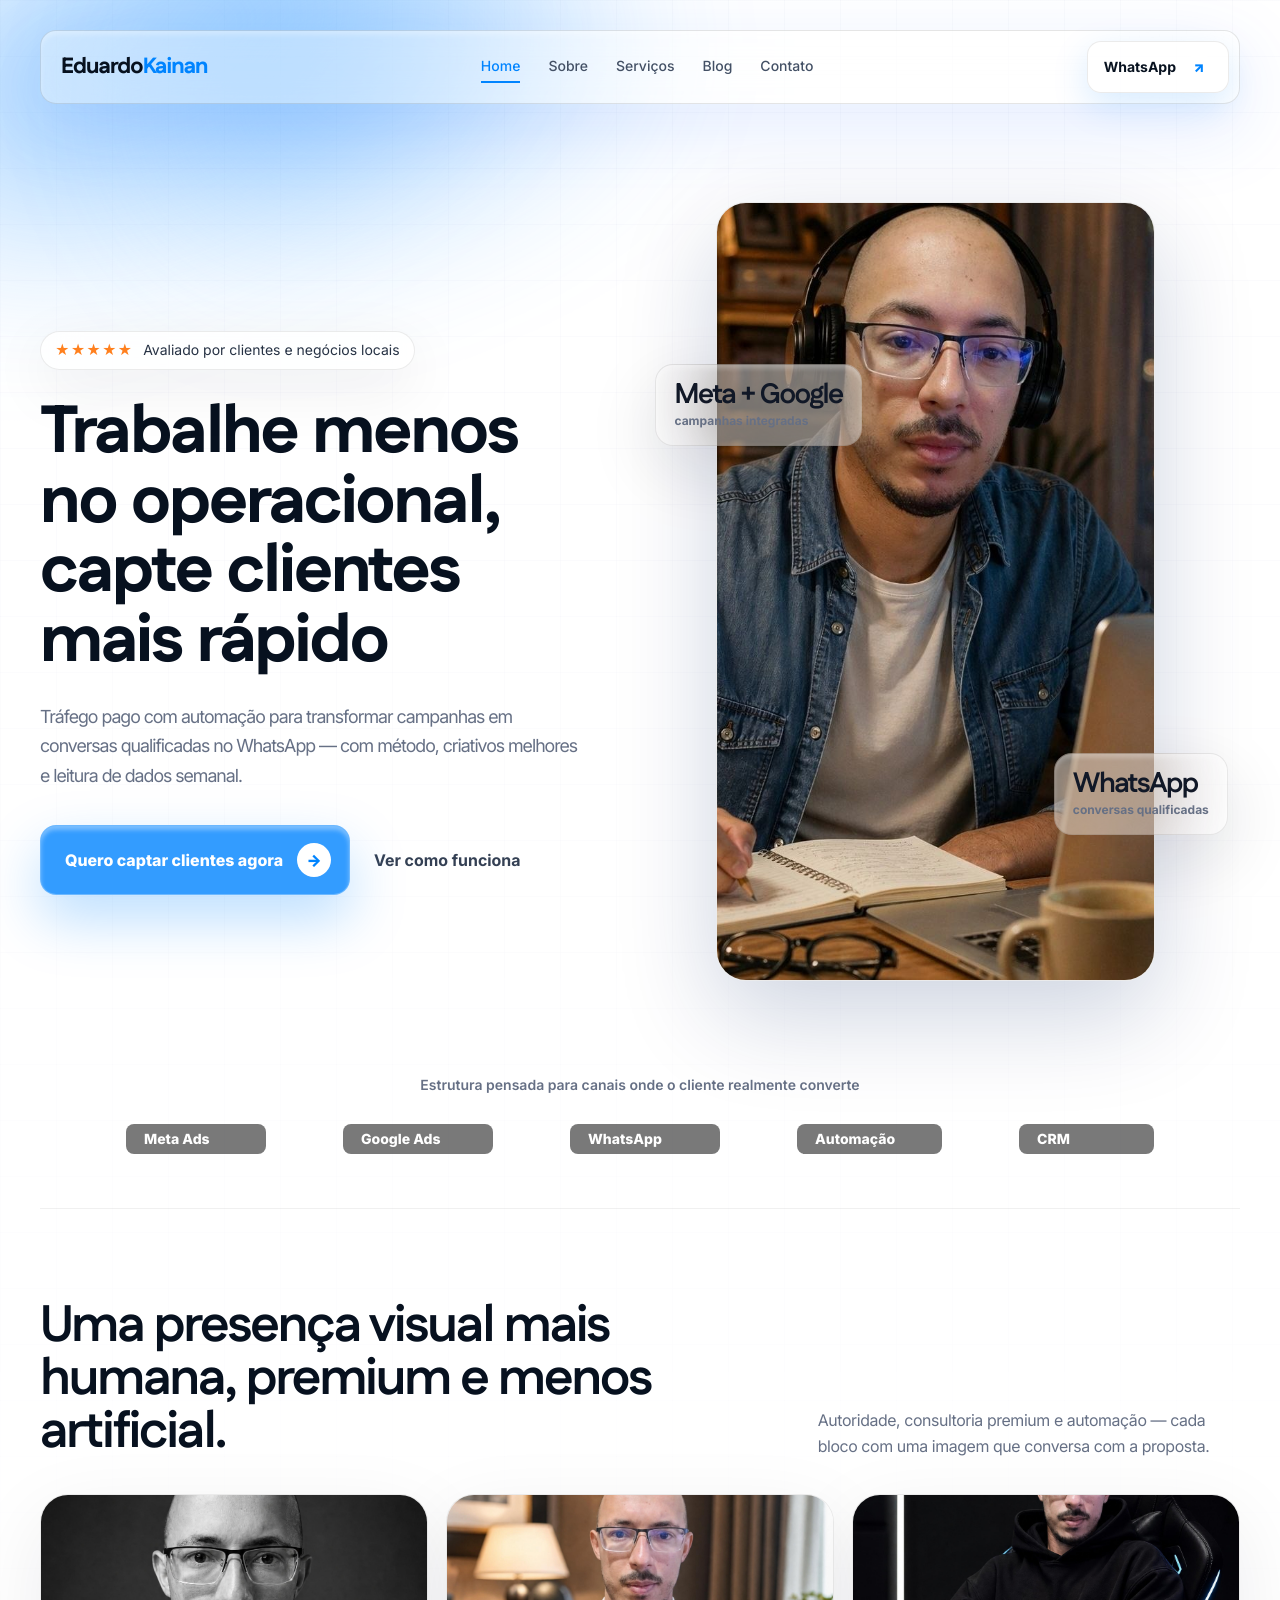
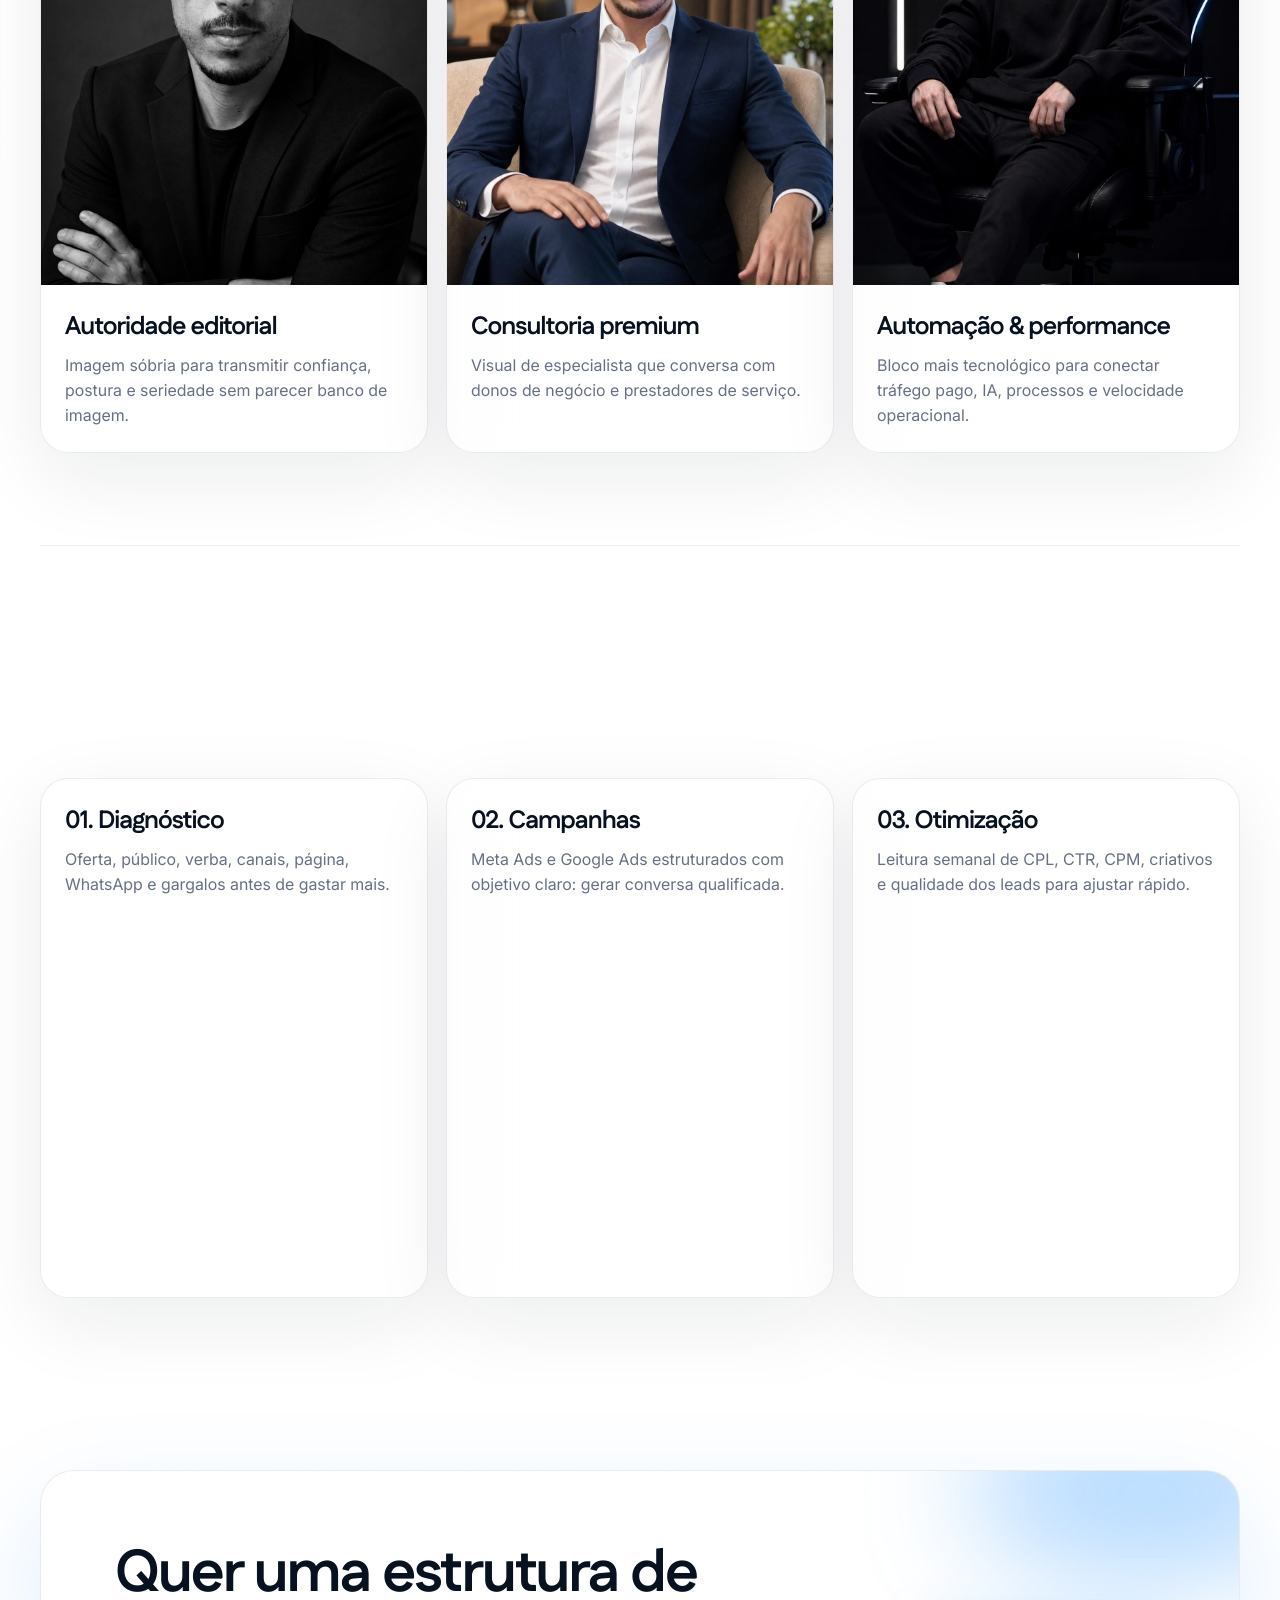
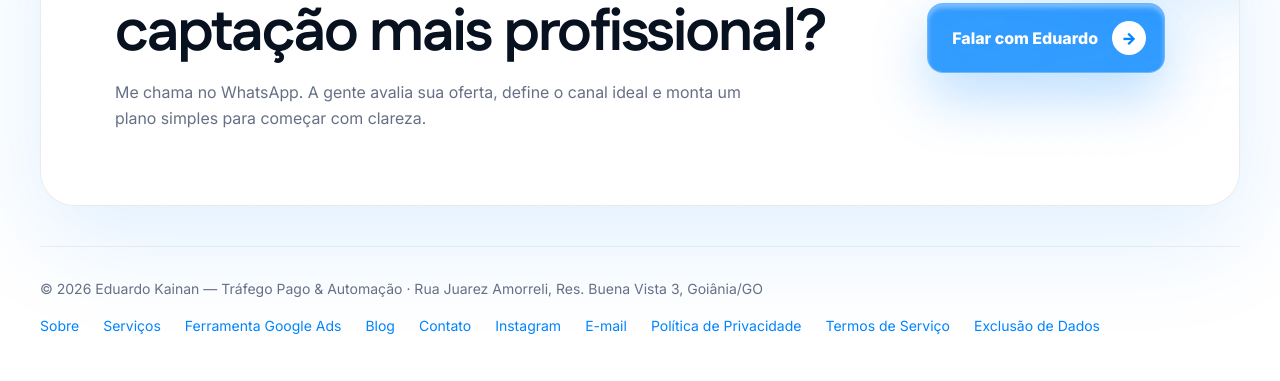
<file: index.html>
<!DOCTYPE html>
<html lang="pt-BR">
<head>
  <meta charset="UTF-8" />
  <meta name="viewport" content="width=device-width, initial-scale=1.0" />
  <title>Eduardo Kainan | Tráfego Pago com Automação</title>
  <meta name="description" content="Tráfego pago com automação para advogados e prestadores de serviço. Campanhas Meta Ads e Google Ads com foco em lead qualificado no WhatsApp." />
  <link rel="preconnect" href="https://fonts.googleapis.com">
  <link rel="preconnect" href="https://fonts.gstatic.com" crossorigin>
  <link href="https://fonts.googleapis.com/css2?family=Fustat:wght@700;800&family=Inter:wght@400;500;600;700;800&display=swap" rel="stylesheet">
  <link rel="stylesheet" href="css/style.css">
</head>
<body>
  <main class="page">
    <div class="glow-wrap" aria-hidden="true">
      <div class="glow one"></div>
      <div class="glow two"></div>
      <div class="soft-grid"></div>
    </div>

    <div class="navbar-shell">
      <nav class="navbar" aria-label="Menu principal">
        <a href="/" class="brand">Eduardo<span>Kainan</span></a>
        <div class="nav-links">
          <a href="/">Home</a>
          <a href="sobre">Sobre</a>
          <a href="servicos">Serviços</a>
          <a href="blog.html">Blog</a>
          <a href="contato">Contato</a>
        </div>
        <a class="signup" href="https://wa.me/5562985328488">WhatsApp <span class="arrow">↗</span></a>
      </nav>
    </div>

    <section id="home" class="container hero">
      <div class="hero-left reveal">
        <div class="proof-badge"><span class="stars">★★★★★</span> Avaliado por clientes e negócios locais</div>
        <h1>Trabalhe menos no operacional, capte clientes mais rápido</h1>
        <p class="hero-subtitle">Tráfego pago com automação para transformar campanhas em conversas qualificadas no WhatsApp — com método, criativos melhores e leitura de dados semanal.</p>
        <div class="hero-actions">
          <a class="primary-cta" href="https://wa.me/5562985328488">Quero captar clientes agora <span class="arrow">→</span></a>
          <a class="ghost-link" href="servicos">Ver como funciona</a>
        </div>
      </div>

      <div class="hero-right reveal">
        <video class="orb-video" src="https://future.co/images/homepage/glassy-orb/orb-purple.webm" autoplay loop muted playsinline></video>
        <div class="metric-pill metric-a"><strong>Meta + Google</strong><span>campanhas integradas</span></div>
        <div class="metric-pill metric-b"><strong>WhatsApp</strong><span>conversas qualificadas</span></div>
        <figure class="portrait-card">
          <img src="assets/hero-foto-original-homeoffice.jpg" alt="Eduardo Kainan em ambiente de trabalho home office">
        </figure>
      </div>
    </section>

    <section class="container logos" aria-label="Plataformas">
      <p>Estrutura pensada para canais onde o cliente realmente converte</p>
      <div class="logo-row">
        <svg viewBox="0 0 140 30" fill="none"><rect width="140" height="30" rx="8" fill="#111"/><text x="18" y="20" fill="#fff" font-family="Inter" font-weight="800" font-size="14">Meta Ads</text></svg>
        <svg viewBox="0 0 150 30" fill="none"><rect width="150" height="30" rx="8" fill="#111"/><text x="18" y="20" fill="#fff" font-family="Inter" font-weight="800" font-size="14">Google Ads</text></svg>
        <svg viewBox="0 0 150 30" fill="none"><rect width="150" height="30" rx="8" fill="#111"/><text x="18" y="20" fill="#fff" font-family="Inter" font-weight="800" font-size="14">WhatsApp</text></svg>
        <svg viewBox="0 0 145 30" fill="none"><rect width="145" height="30" rx="8" fill="#111"/><text x="18" y="20" fill="#fff" font-family="Inter" font-weight="800" font-size="14">Automação</text></svg>
        <svg viewBox="0 0 135 30" fill="none"><rect width="135" height="30" rx="8" fill="#111"/><text x="18" y="20" fill="#fff" font-family="Inter" font-weight="800" font-size="14">CRM</text></svg>
      </div>
    </section>

    <section id="features" class="container section">
      <div class="section-head reveal">
        <h2>Uma presença visual mais humana, premium e menos artificial.</h2>
        <p>Autoridade, consultoria premium e automação — cada bloco com uma imagem que conversa com a proposta.</p>
      </div>

      <div class="cards">
        <article class="glass-card reveal">
          <img src="assets/editorial-bw-rembrandt.jpg" alt="Retrato editorial preto e branco">
          <div class="card-body">
            <h3>Autoridade editorial</h3>
            <p>Imagem sóbria para transmitir confiança, postura e seriedade sem parecer banco de imagem.</p>
          </div>
        </article>

        <article class="glass-card reveal">
          <img src="assets/corporate-armchair-editorial.jpg" alt="Retrato corporativo em poltrona">
          <div class="card-body">
            <h3>Consultoria premium</h3>
            <p>Visual de especialista que conversa com donos de negócio e prestadores de serviço.</p>
          </div>
        </article>

        <article class="glass-card reveal">
          <img src="assets/futurista-gamer-editorial.jpg" alt="Retrato futurista em ambiente tech">
          <div class="card-body">
            <h3>Automação & performance</h3>
            <p>Bloco mais tecnológico para conectar tráfego pago, IA, processos e velocidade operacional.</p>
          </div>
        </article>
      </div>
    </section>

    <section class="container section">
      <div class="section-head reveal">
        <h2>Do anúncio até a conversa no WhatsApp.</h2>
        <p>O foco não é só clique bonito. É campanha com intenção, criativo com mensagem certa e acompanhamento para cortar desperdício.</p>
      </div>

      <div class="cards">
        <article class="glass-card reveal">
          <div class="card-body">
            <h3>01. Diagnóstico</h3>
            <p>Oferta, público, verba, canais, página, WhatsApp e gargalos antes de gastar mais.</p>
          </div>
        </article>
        <article class="glass-card reveal">
          <div class="card-body">
            <h3>02. Campanhas</h3>
            <p>Meta Ads e Google Ads estruturados com objetivo claro: gerar conversa qualificada.</p>
          </div>
        </article>
        <article class="glass-card reveal">
          <div class="card-body">
            <h3>03. Otimização</h3>
            <p>Leitura semanal de CPL, CTR, CPM, criativos e qualidade dos leads para ajustar rápido.</p>
          </div>
        </article>
      </div>
    </section>

    <section class="container">
      <div class="cta-panel reveal">
        <div>
          <h2>Quer uma estrutura de captação mais profissional?</h2>
          <p>Me chama no WhatsApp. A gente avalia sua oferta, define o canal ideal e monta um plano simples para começar com clareza.</p>
        </div>
        <a class="primary-cta" href="https://wa.me/5562985328488">Falar com Eduardo <span class="arrow">→</span></a>
      </div>
    </section>

    <footer class="container">
      <span>&copy; 2026 Eduardo Kainan — Tráfego Pago & Automação · Rua Juarez Amorreli, Res. Buena Vista 3, Goiânia/GO</span>
      <div class="footer-links">
        <a href="sobre">Sobre</a>
        <a href="servicos">Serviços</a>
        <a href="google-ads-api">Ferramenta Google Ads</a>
        <a href="blog.html">Blog</a>
        <a href="contato">Contato</a>
        <a href="https://www.instagram.com/eduardu.ads/" target="_blank" rel="noopener">Instagram</a>
        <a href="mailto:gestor@edukainan.com">E-mail</a>
        <a href="politica-privacidade">Política de Privacidade</a>
        <a href="termos-servico">Termos de Serviço</a>
        <a href="exclusao-dados">Exclusão de Dados</a>
      </div>
    </footer>
  </main>

  <script src="js/nav.js"></script>
</body>
</html>
</file>
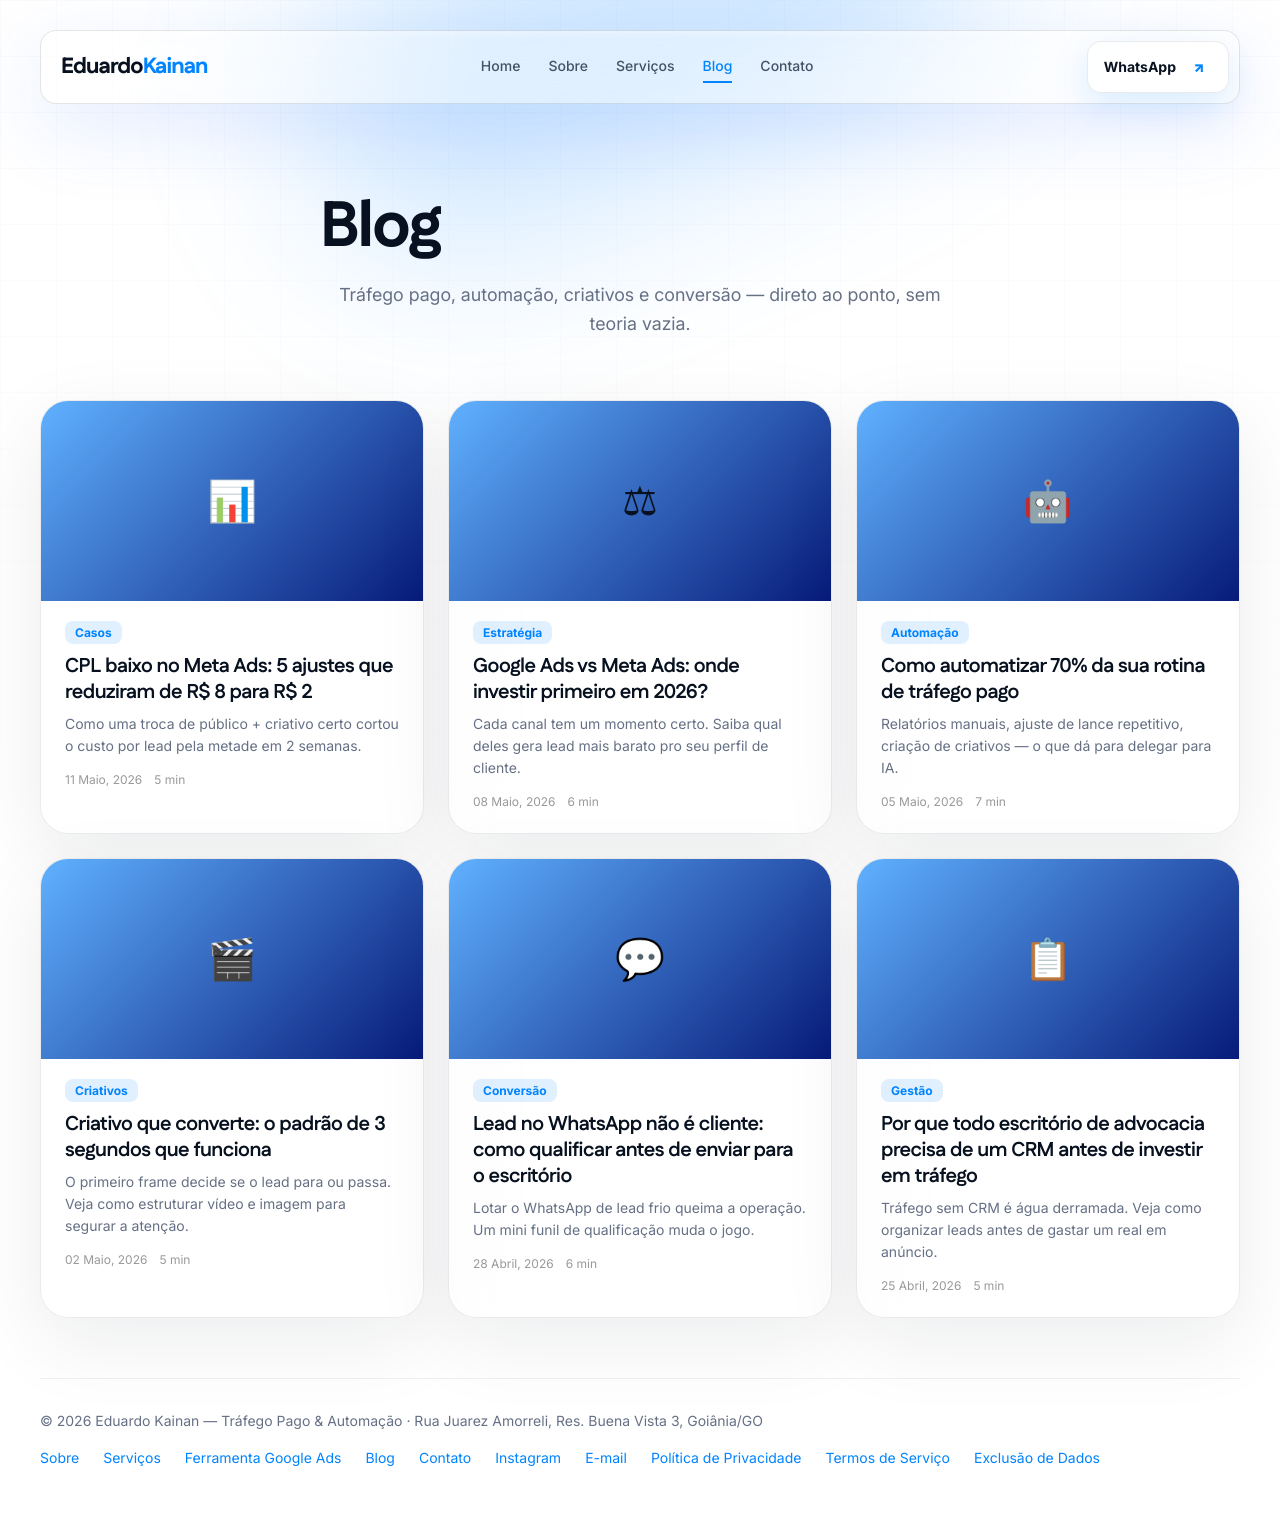
<file: blog.html>
<!DOCTYPE html>
<html lang="pt-BR">
<head>
  <meta charset="UTF-8" />
  <meta name="viewport" content="width=device-width, initial-scale=1.0" />
  <title>Blog | Eduardo Kainan</title>
  <meta name="description" content="Artigos sobre tráfego pago, automação, Meta Ads, Google Ads e captação de clientes para advogados e prestadores de serviço." />
  <link rel="preconnect" href="https://fonts.googleapis.com">
  <link rel="preconnect" href="https://fonts.gstatic.com" crossorigin>
  <link href="https://fonts.googleapis.com/css2?family=Fustat:wght@700;800&family=Inter:wght@400;500;600;700;800&display=swap" rel="stylesheet">
  <link rel="stylesheet" href="css/style.css">
</head>
<body>
  <main class="page">
    <div class="glow-wrap" aria-hidden="true">
      <div class="glow blog"></div>
      <div class="soft-grid"></div>
    </div>

    <div class="navbar-shell">
      <nav class="navbar" aria-label="Menu principal">
        <a href="/" class="brand">Eduardo<span>Kainan</span></a>
        <div class="nav-links">
          <a href="/">Home</a>
          <a href="sobre">Sobre</a>
          <a href="servicos">Serviços</a>
          <a href="blog.html">Blog</a>
          <a href="contato">Contato</a>
        </div>
        <a class="signup" href="https://wa.me/5562985328488">WhatsApp <span class="arrow">↗</span></a>
      </nav>
    </div>

    <div class="page-header">
      <h1 class="reveal">Blog</h1>
      <p class="reveal">Tráfego pago, automação, criativos e conversão — direto ao ponto, sem teoria vazia.</p>
    </div>

    <div class="container" id="blog-container">
      <div class="blog-grid" id="blog-grid"></div>
    </div>

    <div class="container" id="post-container" style="display: none;">
      <article class="blog-post" id="post-content"></article>
      <div style="text-align: center; padding-bottom: 60px;">
        <a class="ghost-link" href="blog.html" style="font-size: 15px;">← Voltar para o blog</a>
      </div>
    </div>

    <footer class="container">
      <span>&copy; 2026 Eduardo Kainan — Tráfego Pago & Automação · Rua Juarez Amorreli, Res. Buena Vista 3, Goiânia/GO</span>
      <div class="footer-links">
        <a href="sobre">Sobre</a>
        <a href="servicos">Serviços</a>
        <a href="google-ads-api">Ferramenta Google Ads</a>
        <a href="blog.html">Blog</a>
        <a href="contato">Contato</a>
        <a href="https://www.instagram.com/eduardu.ads/" target="_blank" rel="noopener">Instagram</a>
        <a href="mailto:gestor@edukainan.com">E-mail</a>
        <a href="politica-privacidade">Política de Privacidade</a>
        <a href="termos-servico">Termos de Serviço</a>
        <a href="exclusao-dados">Exclusão de Dados</a>
      </div>
    </footer>
  </main>

  <script src="js/blog-data.js"></script>
  <script src="js/nav.js"></script>
  <script>
    (function() {
      const grid = document.getElementById('blog-grid');
      const postContainer = document.getElementById('post-container');
      const postContent = document.getElementById('post-content');
      const params = new URLSearchParams(window.location.search);
      const slug = params.get('post');

      if (slug) {
        const post = BLOG_POSTS.find(p => p.slug === slug);
        if (post) {
          grid.style.display = 'none';
          postContainer.style.display = 'block';
          document.title = post.title + ' | Eduardo Kainan';
          postContent.innerHTML = `
            <div class="post-header reveal">
              <span class="tag">${post.category}</span>
              <h1>${post.title}</h1>
              <div class="meta">${post.date} · ${post.readTime} de leitura</div>
            </div>
            <div class="post-content reveal">${post.content}</div>
          `;

          // Add CTA at end of post
          const cta = document.createElement('div');
          cta.className = 'cta-panel reveal';
          cta.style.cssText = 'margin: 50px 0;';
          cta.innerHTML = `
            <div>
              <h2>Gostou do conteúdo?</h2>
              <p>Me chama no WhatsApp pra gente conversar sobre sua estratégia de tráfego pago.</p>
            </div>
            <a class="primary-cta" href="https://wa.me/5562985328488">Falar com Eduardo <span class="arrow">→</span></a>
          `;
          postContent.appendChild(cta);

          // Re-run reveals
          setTimeout(() => {
            document.querySelectorAll('.reveal').forEach(el => el.classList.add('show'));
          }, 100);
          return;
        }
      }

      // Show blog grid
      if (BLOG_POSTS.length === 0) {
        grid.innerHTML = '<p style="text-align:center;color:var(--muted);padding:60px 0;">Nenhum post publicado ainda. Volte em breve!</p>';
      } else {
        BLOG_POSTS.forEach((post, i) => {
          const card = document.createElement('article');
          card.className = 'blog-card reveal';
          card.innerHTML = `
            <div class="card-img">${post.emoji}</div>
            <div class="card-body">
              <span class="tag">${post.category}</span>
              <h3>${post.title}</h3>
              <p>${post.excerpt}</p>
              <div class="meta">
                <span>${post.date}</span>
                <span>${post.readTime}</span>
              </div>
            </div>
          `;
          card.addEventListener('click', () => {
            window.location.href = 'blog.html?post=' + post.slug;
          });
          grid.appendChild(card);
        });
      }

      // Trigger reveals after render
      setTimeout(() => {
        document.querySelectorAll('.reveal').forEach(el => el.classList.add('show'));
      }, 100);
    })();
  </script>
</body>
</html>
</file>
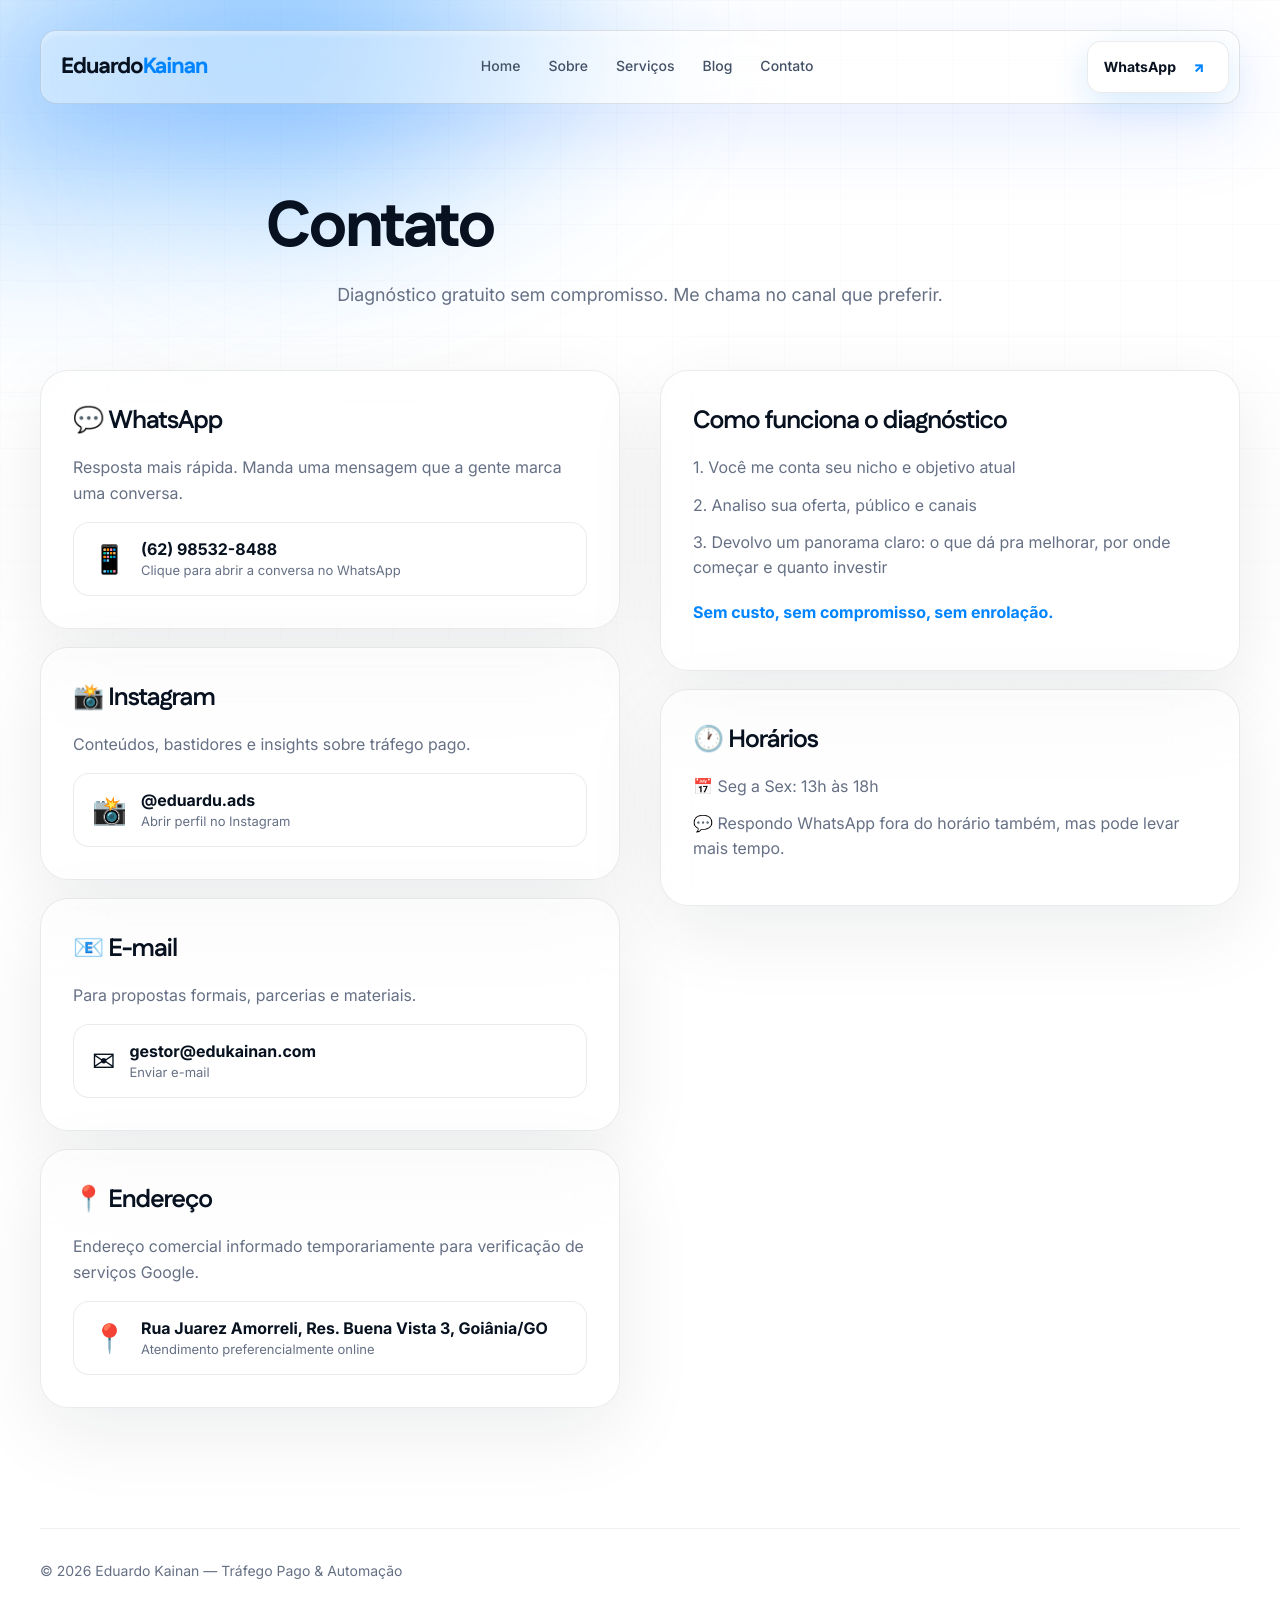
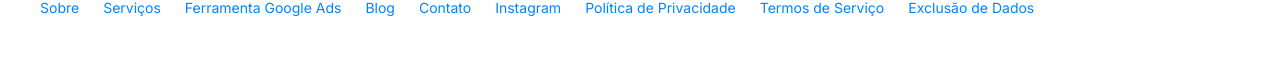
<file: contato.html>
<!DOCTYPE html>
<html lang="pt-BR">
<head>
  <meta charset="UTF-8" />
  <meta name="viewport" content="width=device-width, initial-scale=1.0" />
  <title>Contato | Eduardo Kainan</title>
  <meta name="description" content="Entre em contato com Eduardo Kainan para diagnóstico gratuito de tráfego pago e automação." />
  <link rel="preconnect" href="https://fonts.googleapis.com">
  <link rel="preconnect" href="https://fonts.gstatic.com" crossorigin>
  <link href="https://fonts.googleapis.com/css2?family=Fustat:wght@700;800&family=Inter:wght@400;500;600;700;800&display=swap" rel="stylesheet">
  <link rel="stylesheet" href="css/style.css">
</head>
<body>
  <main class="page">
    <div class="glow-wrap" aria-hidden="true">
      <div class="glow one"></div>
      <div class="glow two"></div>
      <div class="soft-grid"></div>
    </div>

    <div class="navbar-shell">
      <nav class="navbar" aria-label="Menu principal">
        <a href="/" class="brand">Eduardo<span>Kainan</span></a>
        <div class="nav-links">
          <a href="/">Home</a>
          <a href="sobre">Sobre</a>
          <a href="servicos">Serviços</a>
          <a href="blog.html">Blog</a>
          <a href="contato">Contato</a>
        </div>
        <a class="signup" href="https://wa.me/5562985328488">WhatsApp <span class="arrow">↗</span></a>
      </nav>
    </div>

    <div class="page-header">
      <h1 class="reveal">Contato</h1>
      <p class="reveal">Diagnóstico gratuito sem compromisso. Me chama no canal que preferir.</p>
    </div>

    <div class="container" style="padding-bottom: 60px;">
      <div class="contact-grid">
        <div class="contact-info reveal">
          <div class="glass-card">
            <div class="card-body">
              <h3>💬 WhatsApp</h3>
              <p>Resposta mais rápida. Manda uma mensagem que a gente marca uma conversa.</p>
              <a class="contact-method" href="https://wa.me/5562985328488" style="color: inherit;">
                <span style="font-size: 28px;">📱</span>
                <div>
                  <strong>(62) 98532-8488</strong><br>
                  <span style="font-size: 13px; color: var(--muted);">Clique para abrir a conversa no WhatsApp</span>
                </div>
              </a>
            </div>
          </div>

          <div class="glass-card" style="margin-top: 18px;">
            <div class="card-body">
              <h3>📸 Instagram</h3>
              <p>Conteúdos, bastidores e insights sobre tráfego pago.</p>
              <a class="contact-method" href="https://www.instagram.com/eduardu.ads/" target="_blank" rel="noopener" style="color: inherit;">
                <span style="font-size: 28px;">📸</span>
                <div>
                  <strong>@eduardu.ads</strong><br>
                  <span style="font-size: 13px; color: var(--muted);">Abrir perfil no Instagram</span>
                </div>
              </a>
            </div>
          </div>

          <div class="glass-card" style="margin-top: 18px;">
            <div class="card-body">
              <h3>📧 E-mail</h3>
              <p>Para propostas formais, parcerias e materiais.</p>
              <a class="contact-method" href="mailto:gestor@edukainan.com" style="color: inherit;">
                <span style="font-size: 28px;">✉️</span>
                <div>
                  <strong>gestor@edukainan.com</strong><br>
                  <span style="font-size: 13px; color: var(--muted);">Enviar e-mail</span>
                </div>
              </a>
            </div>
          </div>

          <div class="glass-card" style="margin-top: 18px;">
            <div class="card-body">
              <h3>📍 Endereço</h3>
              <p>Endereço comercial informado temporariamente para verificação de serviços Google.</p>
              <div class="contact-method" style="color: inherit;">
                <span style="font-size: 28px;">📍</span>
                <div>
                  <strong>Rua Juarez Amorreli, Res. Buena Vista 3, Goiânia/GO</strong><br>
                  <span style="font-size: 13px; color: var(--muted);">Atendimento preferencialmente online</span>
                </div>
              </div>
            </div>
          </div>
        </div>

        <div class="contact-info reveal">
          <div class="glass-card">
            <div class="card-body">
              <h3>Como funciona o diagnóstico</h3>
              <p>1. Você me conta seu nicho e objetivo atual</p>
              <p>2. Analiso sua oferta, público e canais</p>
              <p>3. Devolvo um panorama claro: o que dá pra melhorar, por onde começar e quanto investir</p>
              <p style="margin-top: 20px; color: var(--brand); font-weight: 700;">Sem custo, sem compromisso, sem enrolação.</p>
            </div>
          </div>

          <div class="glass-card" style="margin-top: 18px;">
            <div class="card-body">
              <h3>🕐 Horários</h3>
              <p>📅 Seg a Sex: 13h às 18h</p>
              <p>💬 Respondo WhatsApp fora do horário também, mas pode levar mais tempo.</p>
            </div>
          </div>
        </div>
      </div>
    </div>

    <footer class="container">
      <span>&copy; 2026 Eduardo Kainan — Tráfego Pago & Automação</span>
      <div class="footer-links">
        <a href="sobre">Sobre</a>
        <a href="servicos">Serviços</a>
        <a href="google-ads-api">Ferramenta Google Ads</a>
        <a href="blog.html">Blog</a>
        <a href="contato">Contato</a>
        <a href="https://www.instagram.com/eduardu.ads/" target="_blank" rel="noopener">Instagram</a>
        <a href="politica-privacidade">Política de Privacidade</a>
        <a href="termos-servico">Termos de Serviço</a>
        <a href="exclusao-dados">Exclusão de Dados</a>
      </div>
    </footer>
  </main>

  <script src="js/nav.js"></script>
</body>
</html>
</file>
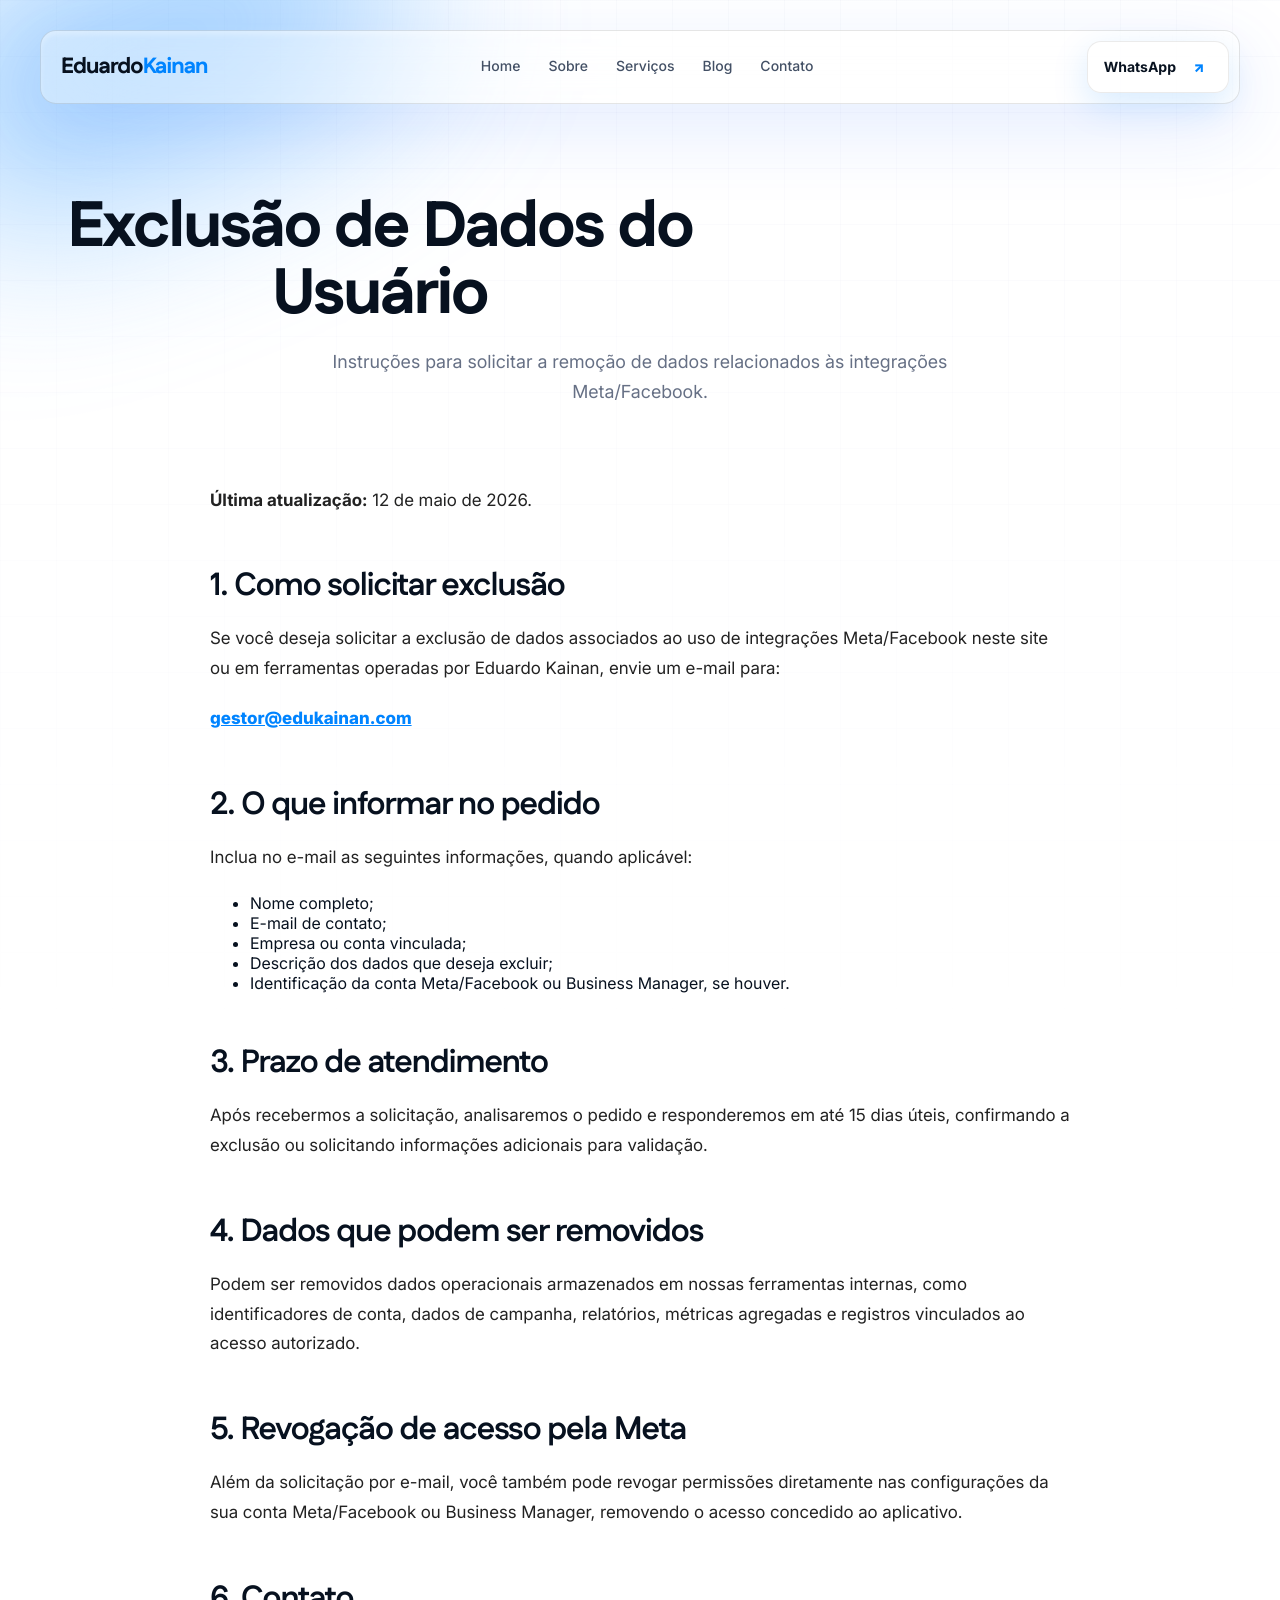
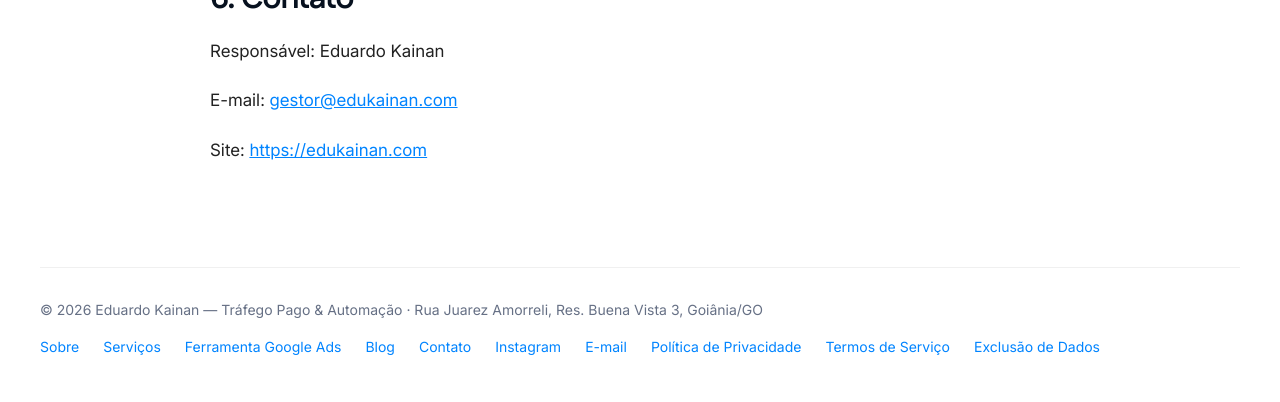
<file: exclusao-dados.html>
<!DOCTYPE html>
<html lang="pt-BR">
<head>
  <meta charset="UTF-8" />
  <meta name="viewport" content="width=device-width, initial-scale=1.0" />
  <title>Exclusão de Dados do Usuário | Eduardo Kainan</title>
  <meta name="description" content="Instruções para solicitar exclusão de dados vinculados ao uso de integrações Meta/Facebook." />
  <link rel="preconnect" href="https://fonts.googleapis.com">
  <link rel="preconnect" href="https://fonts.gstatic.com" crossorigin>
  <link href="https://fonts.googleapis.com/css2?family=Fustat:wght@700;800&family=Inter:wght@400;500;600;700;800&display=swap" rel="stylesheet">
  <link rel="stylesheet" href="css/style.css">
</head>
<body>
  <main class="page">
    <div class="glow-wrap" aria-hidden="true">
      <div class="glow one"></div>
      <div class="soft-grid"></div>
    </div>

    <div class="navbar-shell">
      <nav class="navbar" aria-label="Menu principal">
        <a href="/" class="brand">Eduardo<span>Kainan</span></a>
        <div class="nav-links">
          <a href="/">Home</a>
          <a href="sobre">Sobre</a>
          <a href="servicos">Serviços</a>
          <a href="blog.html">Blog</a>
          <a href="contato">Contato</a>
        </div>
        <a class="signup" href="https://wa.me/5562985328488">WhatsApp <span class="arrow">↗</span></a>
      </nav>
    </div>

    <div class="page-header">
      <h1 class="reveal">Exclusão de Dados do Usuário</h1>
      <p class="reveal">Instruções para solicitar a remoção de dados relacionados às integrações Meta/Facebook.</p>
    </div>

    <div class="container content-page">
      <div class="content-body reveal">
        <p><strong>Última atualização:</strong> 12 de maio de 2026.</p>

        <h2>1. Como solicitar exclusão</h2>
        <p>Se você deseja solicitar a exclusão de dados associados ao uso de integrações Meta/Facebook neste site ou em ferramentas operadas por Eduardo Kainan, envie um e-mail para:</p>
        <p><a href="mailto:gestor@edukainan.com?subject=Solicitação%20de%20Exclusão%20de%20Dados" style="color: var(--brand); text-decoration: underline; font-weight: 800;">gestor@edukainan.com</a></p>

        <h2>2. O que informar no pedido</h2>
        <p>Inclua no e-mail as seguintes informações, quando aplicável:</p>
        <ul>
          <li>Nome completo;</li>
          <li>E-mail de contato;</li>
          <li>Empresa ou conta vinculada;</li>
          <li>Descrição dos dados que deseja excluir;</li>
          <li>Identificação da conta Meta/Facebook ou Business Manager, se houver.</li>
        </ul>

        <h2>3. Prazo de atendimento</h2>
        <p>Após recebermos a solicitação, analisaremos o pedido e responderemos em até 15 dias úteis, confirmando a exclusão ou solicitando informações adicionais para validação.</p>

        <h2>4. Dados que podem ser removidos</h2>
        <p>Podem ser removidos dados operacionais armazenados em nossas ferramentas internas, como identificadores de conta, dados de campanha, relatórios, métricas agregadas e registros vinculados ao acesso autorizado.</p>

        <h2>5. Revogação de acesso pela Meta</h2>
        <p>Além da solicitação por e-mail, você também pode revogar permissões diretamente nas configurações da sua conta Meta/Facebook ou Business Manager, removendo o acesso concedido ao aplicativo.</p>

        <h2>6. Contato</h2>
        <p>Responsável: Eduardo Kainan</p>
        <p>E-mail: <a href="mailto:gestor@edukainan.com" style="color: var(--brand); text-decoration: underline;">gestor@edukainan.com</a></p>
        <p>Site: <a href="https://edukainan.com" style="color: var(--brand); text-decoration: underline;">https://edukainan.com</a></p>
      </div>
    </div>

    <footer class="container">
      <span>&copy; 2026 Eduardo Kainan — Tráfego Pago & Automação · Rua Juarez Amorreli, Res. Buena Vista 3, Goiânia/GO</span>
      <div class="footer-links">
        <a href="sobre">Sobre</a>
        <a href="servicos">Serviços</a>
        <a href="google-ads-api">Ferramenta Google Ads</a>
        <a href="blog.html">Blog</a>
        <a href="contato">Contato</a>
        <a href="https://www.instagram.com/eduardu.ads/" target="_blank" rel="noopener">Instagram</a>
        <a href="mailto:gestor@edukainan.com">E-mail</a>
        <a href="politica-privacidade">Política de Privacidade</a>
        <a href="termos-servico">Termos de Serviço</a>
        <a href="exclusao-dados">Exclusão de Dados</a>
      </div>
    </footer>
  </main>

  <script src="js/nav.js"></script>
</body>
</html>
</file>
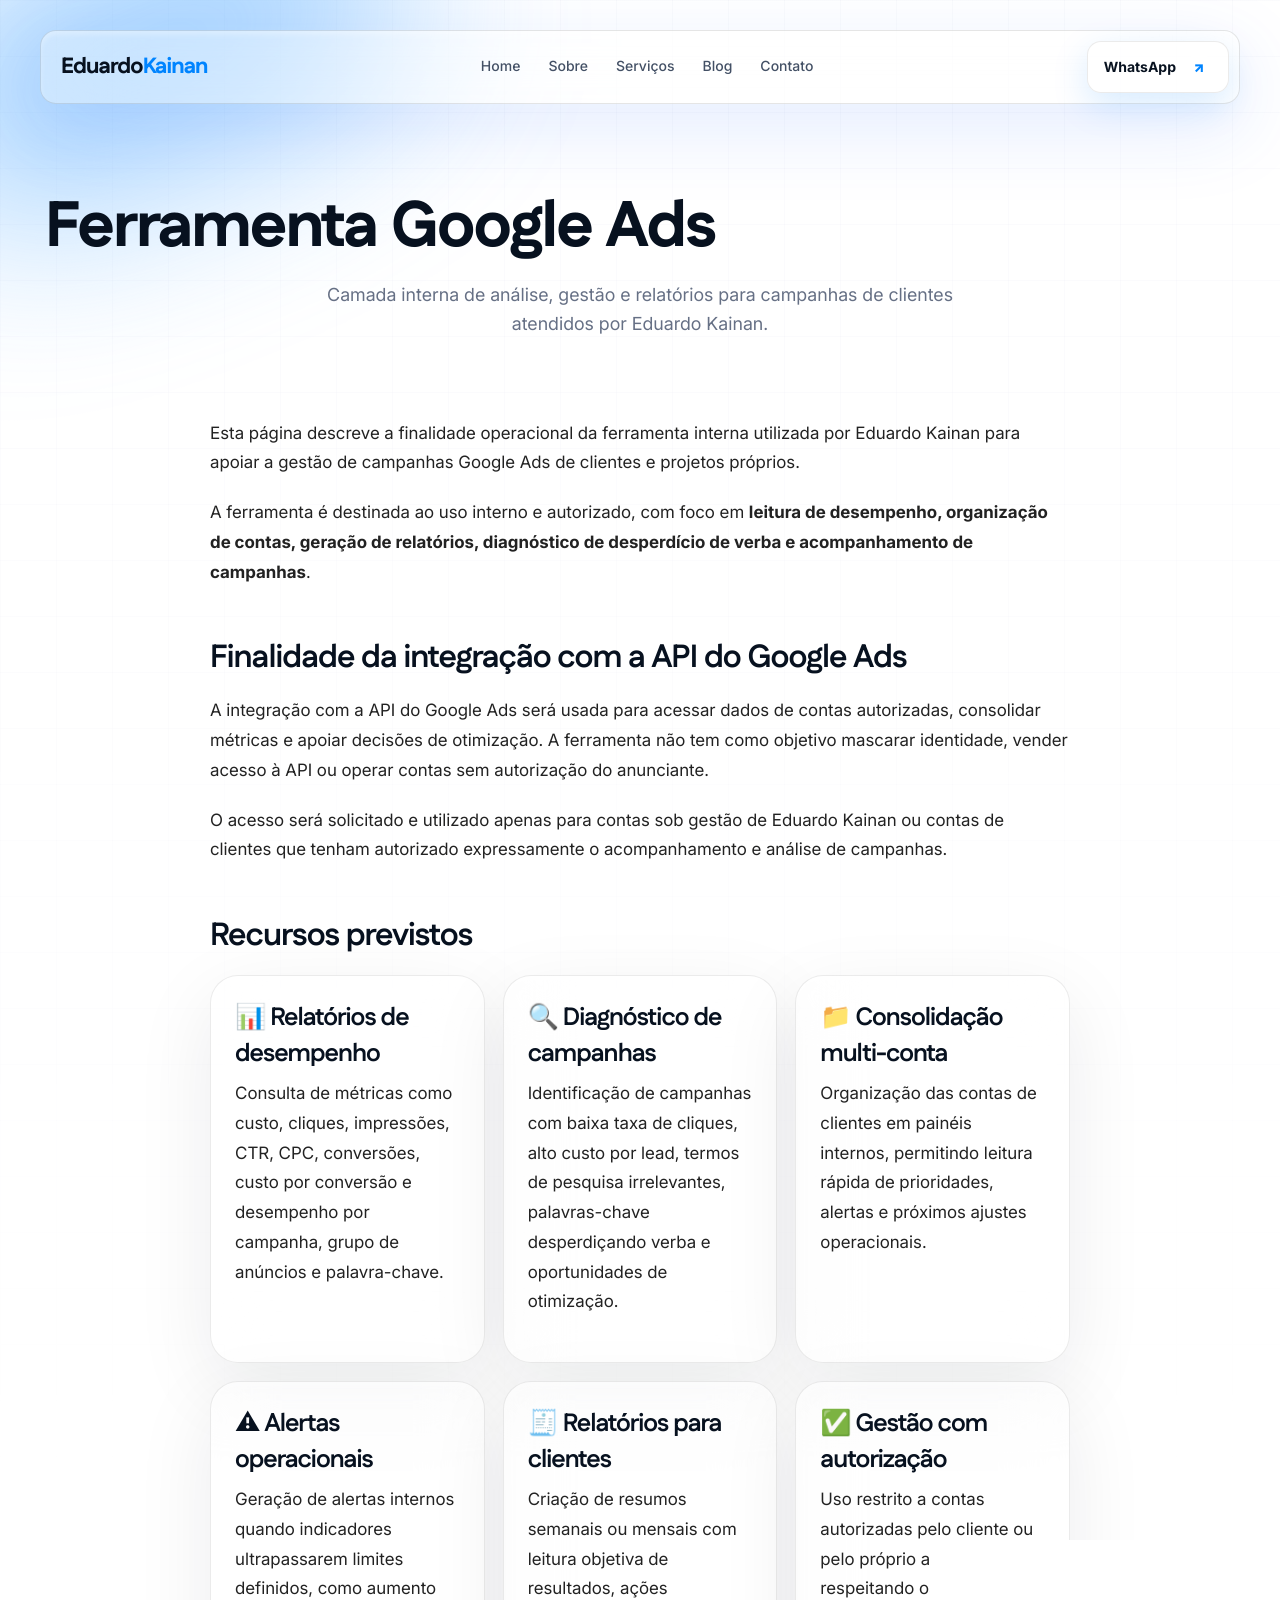
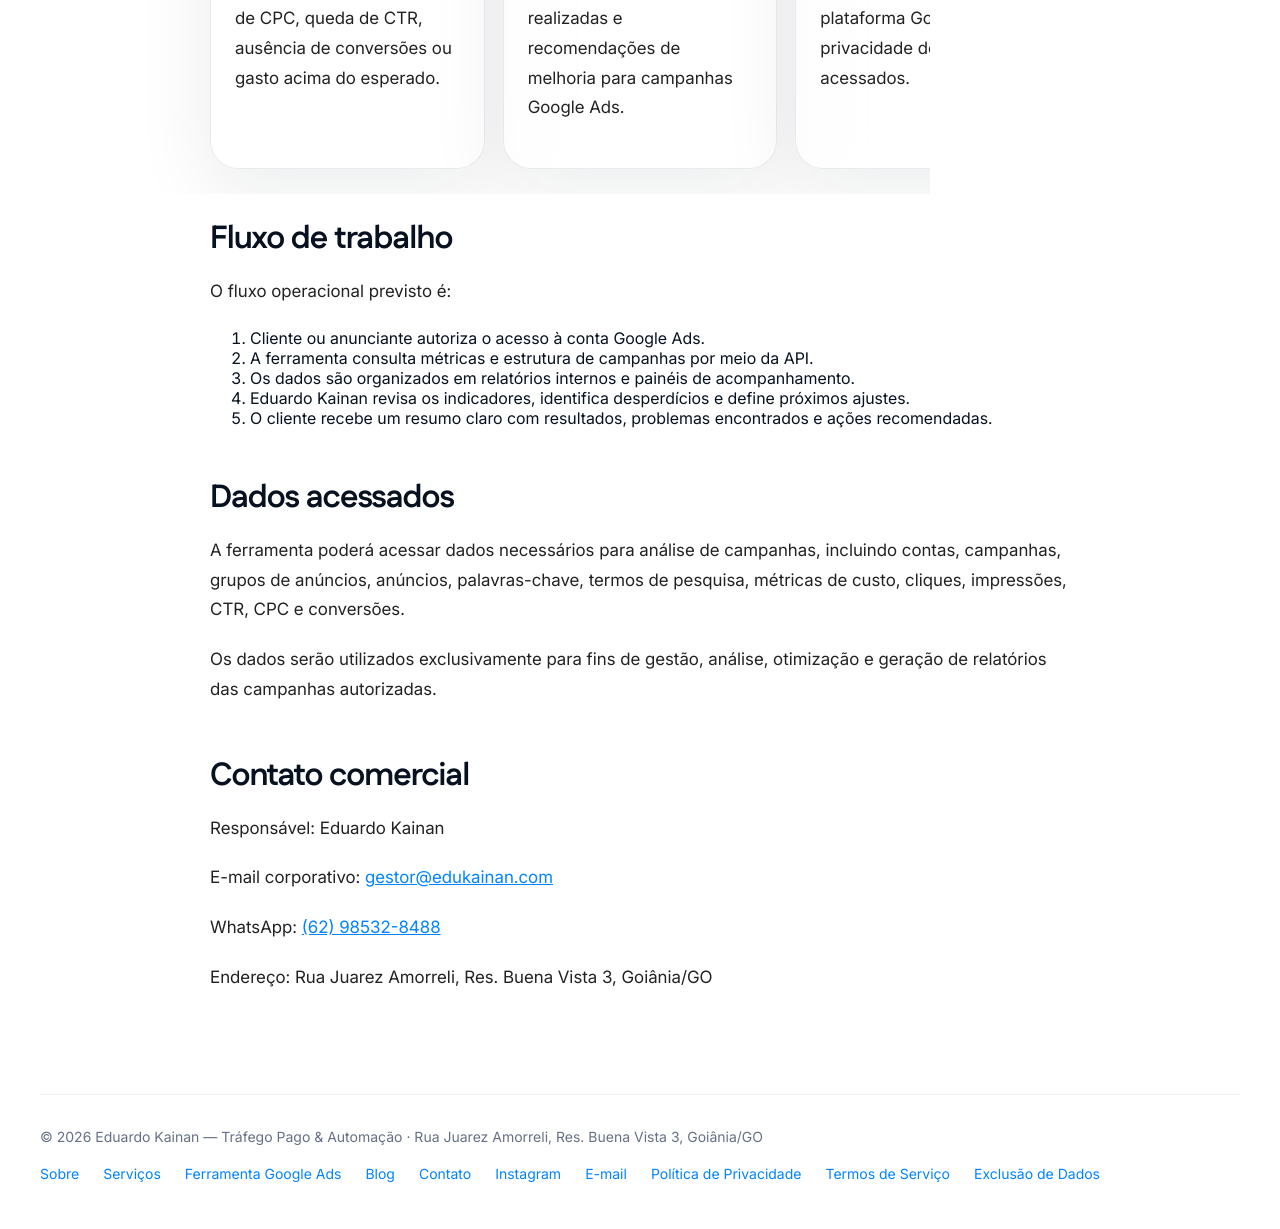
<file: google-ads-api.html>
<!DOCTYPE html>
<html lang="pt-BR">
<head>
  <meta charset="UTF-8" />
  <meta name="viewport" content="width=device-width, initial-scale=1.0" />
  <title>Ferramenta Google Ads | Eduardo Kainan</title>
  <meta name="description" content="Descrição da ferramenta interna de gestão e relatórios Google Ads utilizada por Eduardo Kainan para acompanhamento de campanhas." />
  <link rel="preconnect" href="https://fonts.googleapis.com">
  <link rel="preconnect" href="https://fonts.gstatic.com" crossorigin>
  <link href="https://fonts.googleapis.com/css2?family=Fustat:wght@700;800&family=Inter:wght@400;500;600;700;800&display=swap" rel="stylesheet">
  <link rel="stylesheet" href="css/style.css">
</head>
<body>
  <main class="page">
    <div class="glow-wrap" aria-hidden="true">
      <div class="glow one"></div>
      <div class="soft-grid"></div>
    </div>

    <div class="navbar-shell">
      <nav class="navbar" aria-label="Menu principal">
        <a href="/" class="brand">Eduardo<span>Kainan</span></a>
        <div class="nav-links">
          <a href="/">Home</a>
          <a href="sobre">Sobre</a>
          <a href="servicos">Serviços</a>
          <a href="blog.html">Blog</a>
          <a href="contato">Contato</a>
        </div>
        <a class="signup" href="https://wa.me/5562985328488">WhatsApp <span class="arrow">↗</span></a>
      </nav>
    </div>

    <div class="page-header">
      <h1 class="reveal">Ferramenta Google Ads</h1>
      <p class="reveal">Camada interna de análise, gestão e relatórios para campanhas de clientes atendidos por Eduardo Kainan.</p>
    </div>

    <div class="container content-page">
      <div class="content-body">
        <div class="reveal">
          <p>Esta página descreve a finalidade operacional da ferramenta interna utilizada por Eduardo Kainan para apoiar a gestão de campanhas Google Ads de clientes e projetos próprios.</p>
          <p>A ferramenta é destinada ao uso interno e autorizado, com foco em <strong>leitura de desempenho, organização de contas, geração de relatórios, diagnóstico de desperdício de verba e acompanhamento de campanhas</strong>.</p>
        </div>

        <h2 class="reveal">Finalidade da integração com a API do Google Ads</h2>
        <div class="reveal">
          <p>A integração com a API do Google Ads será usada para acessar dados de contas autorizadas, consolidar métricas e apoiar decisões de otimização. A ferramenta não tem como objetivo mascarar identidade, vender acesso à API ou operar contas sem autorização do anunciante.</p>
          <p>O acesso será solicitado e utilizado apenas para contas sob gestão de Eduardo Kainan ou contas de clientes que tenham autorizado expressamente o acompanhamento e análise de campanhas.</p>
        </div>

        <h2 class="reveal">Recursos previstos</h2>
        <div class="cards" style="margin: 0 0 40px;">
          <article class="glass-card reveal card-sm">
            <div class="card-body">
              <h3>📊 Relatórios de desempenho</h3>
              <p>Consulta de métricas como custo, cliques, impressões, CTR, CPC, conversões, custo por conversão e desempenho por campanha, grupo de anúncios e palavra-chave.</p>
            </div>
          </article>
          <article class="glass-card reveal card-sm">
            <div class="card-body">
              <h3>🔍 Diagnóstico de campanhas</h3>
              <p>Identificação de campanhas com baixa taxa de cliques, alto custo por lead, termos de pesquisa irrelevantes, palavras-chave desperdiçando verba e oportunidades de otimização.</p>
            </div>
          </article>
          <article class="glass-card reveal card-sm">
            <div class="card-body">
              <h3>📁 Consolidação multi-conta</h3>
              <p>Organização das contas de clientes em painéis internos, permitindo leitura rápida de prioridades, alertas e próximos ajustes operacionais.</p>
            </div>
          </article>
          <article class="glass-card reveal card-sm">
            <div class="card-body">
              <h3>⚠️ Alertas operacionais</h3>
              <p>Geração de alertas internos quando indicadores ultrapassarem limites definidos, como aumento de CPC, queda de CTR, ausência de conversões ou gasto acima do esperado.</p>
            </div>
          </article>
          <article class="glass-card reveal card-sm">
            <div class="card-body">
              <h3>🧾 Relatórios para clientes</h3>
              <p>Criação de resumos semanais ou mensais com leitura objetiva de resultados, ações realizadas e recomendações de melhoria para campanhas Google Ads.</p>
            </div>
          </article>
          <article class="glass-card reveal card-sm">
            <div class="card-body">
              <h3>✅ Gestão com autorização</h3>
              <p>Uso restrito a contas autorizadas pelo cliente ou pelo próprio anunciante, respeitando os termos da plataforma Google Ads e a privacidade dos dados acessados.</p>
            </div>
          </article>
        </div>

        <h2 class="reveal">Fluxo de trabalho</h2>
        <div class="reveal">
          <p>O fluxo operacional previsto é:</p>
          <ol>
            <li>Cliente ou anunciante autoriza o acesso à conta Google Ads.</li>
            <li>A ferramenta consulta métricas e estrutura de campanhas por meio da API.</li>
            <li>Os dados são organizados em relatórios internos e painéis de acompanhamento.</li>
            <li>Eduardo Kainan revisa os indicadores, identifica desperdícios e define próximos ajustes.</li>
            <li>O cliente recebe um resumo claro com resultados, problemas encontrados e ações recomendadas.</li>
          </ol>
        </div>

        <h2 class="reveal">Dados acessados</h2>
        <div class="reveal">
          <p>A ferramenta poderá acessar dados necessários para análise de campanhas, incluindo contas, campanhas, grupos de anúncios, anúncios, palavras-chave, termos de pesquisa, métricas de custo, cliques, impressões, CTR, CPC e conversões.</p>
          <p>Os dados serão utilizados exclusivamente para fins de gestão, análise, otimização e geração de relatórios das campanhas autorizadas.</p>
        </div>

        <h2 class="reveal">Contato comercial</h2>
        <div class="reveal">
          <p>Responsável: Eduardo Kainan</p>
          <p>E-mail corporativo: <a href="mailto:gestor@edukainan.com" style="color: var(--brand); text-decoration: underline;">gestor@edukainan.com</a></p>
          <p>WhatsApp: <a href="https://wa.me/5562985328488" style="color: var(--brand); text-decoration: underline;">(62) 98532-8488</a></p>
          <p>Endereço: Rua Juarez Amorreli, Res. Buena Vista 3, Goiânia/GO</p>
        </div>
      </div>
    </div>

    <footer class="container">
      <span>&copy; 2026 Eduardo Kainan — Tráfego Pago & Automação · Rua Juarez Amorreli, Res. Buena Vista 3, Goiânia/GO</span>
      <div class="footer-links">
        <a href="sobre">Sobre</a>
        <a href="servicos">Serviços</a>
        <a href="google-ads-api">Ferramenta Google Ads</a>
        <a href="blog.html">Blog</a>
        <a href="contato">Contato</a>
        <a href="https://www.instagram.com/eduardu.ads/" target="_blank" rel="noopener">Instagram</a>
        <a href="mailto:gestor@edukainan.com">E-mail</a>
        <a href="politica-privacidade">Política de Privacidade</a>
        <a href="termos-servico">Termos de Serviço</a>
        <a href="exclusao-dados">Exclusão de Dados</a>
      </div>
    </footer>
  </main>

  <script src="js/nav.js"></script>
</body>
</html>
</file>
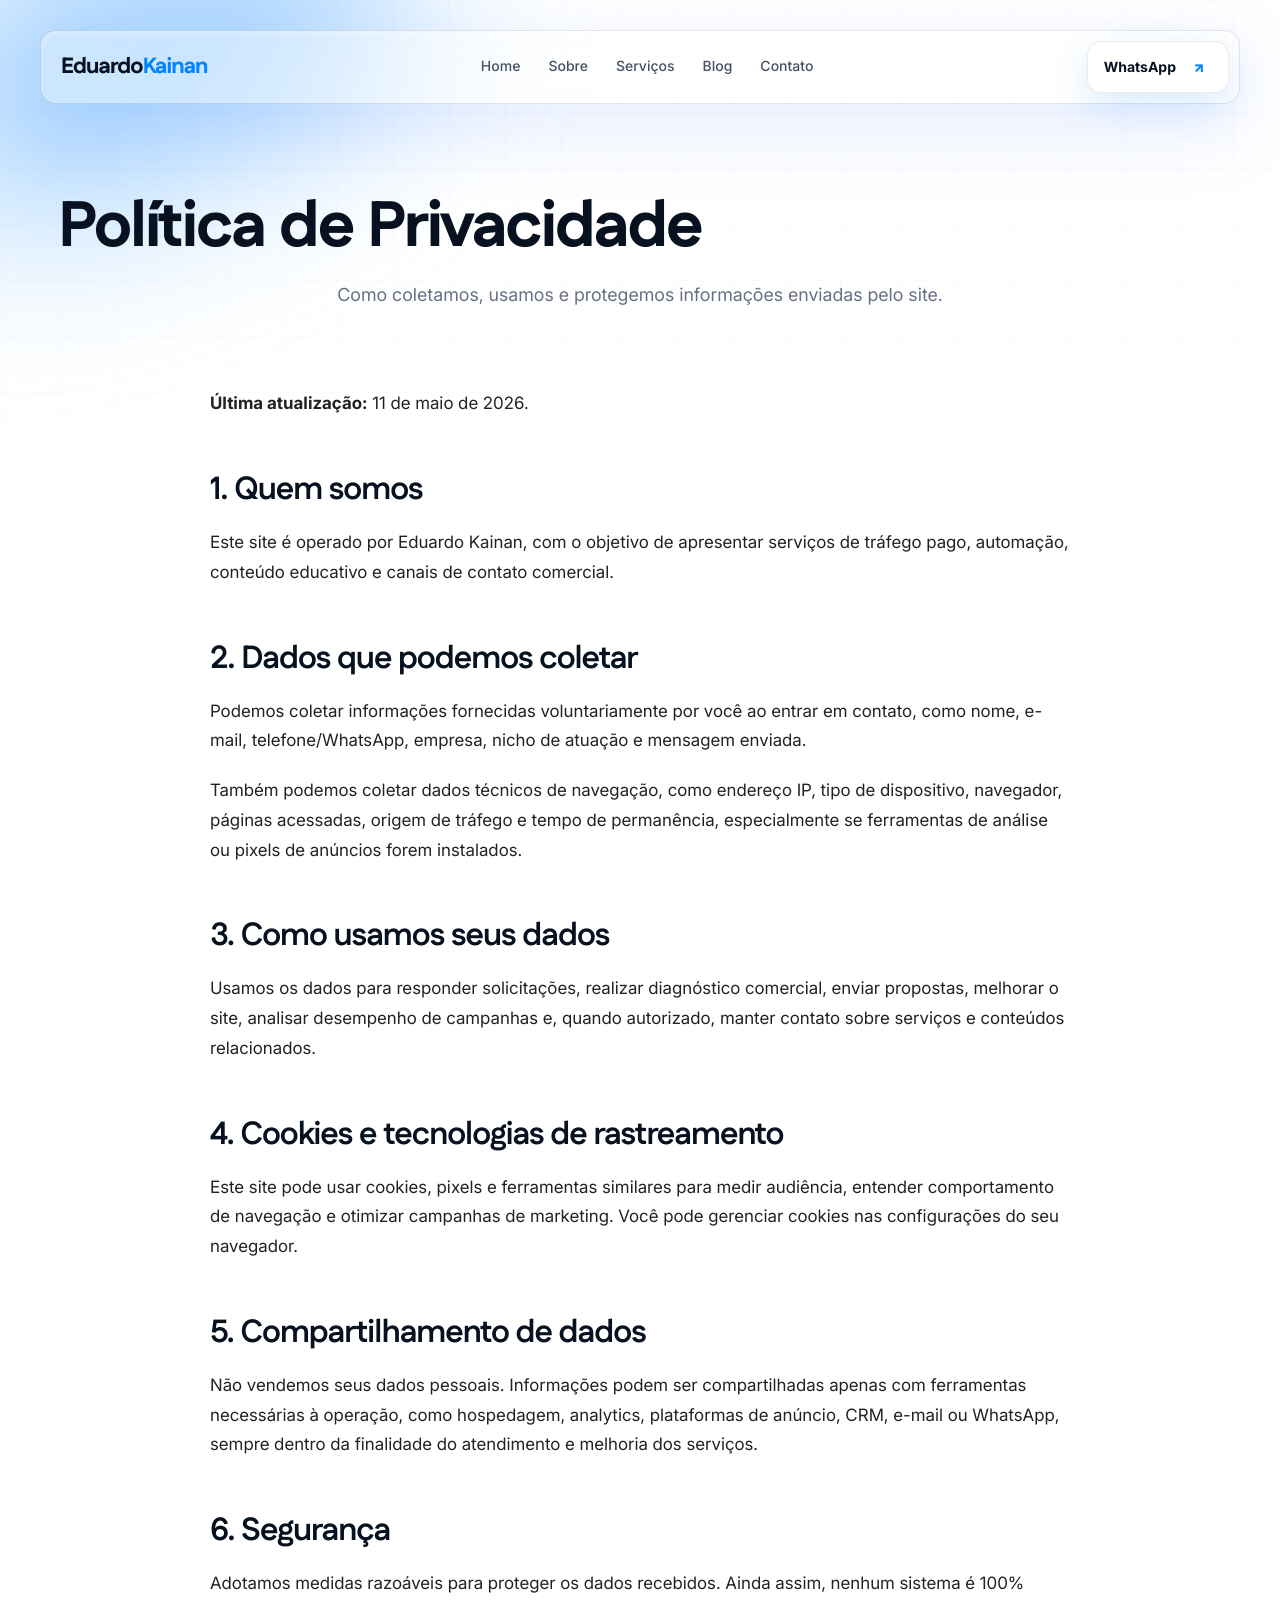
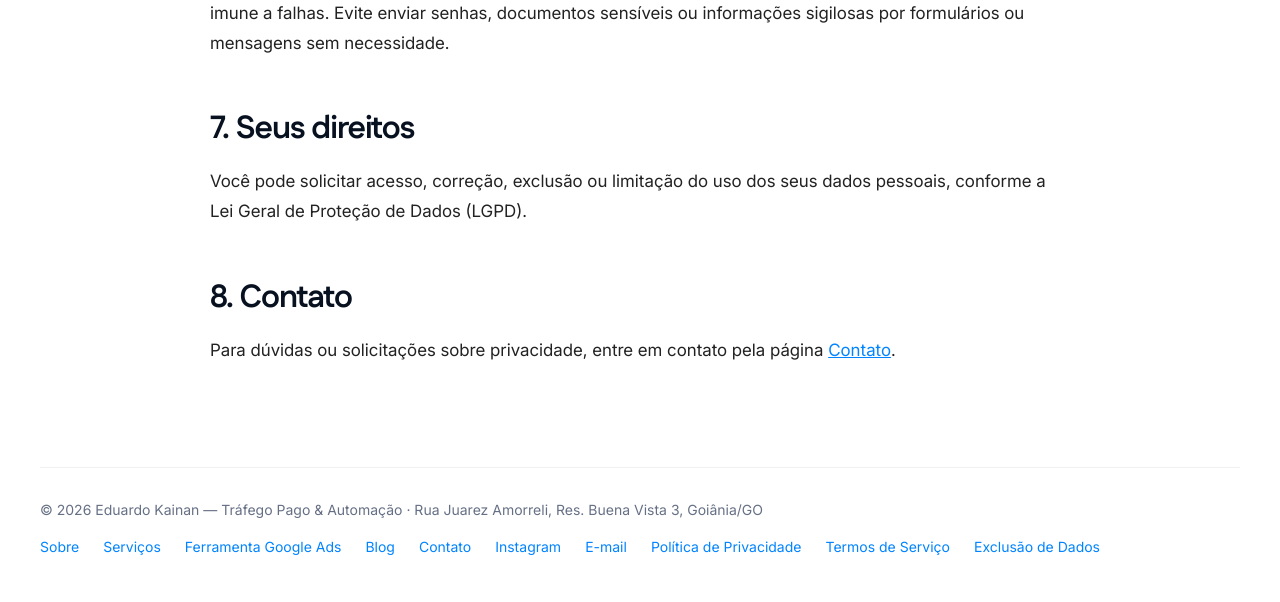
<file: politica-privacidade.html>
<!DOCTYPE html>
<html lang="pt-BR">
<head>
  <meta charset="UTF-8" />
  <meta name="viewport" content="width=device-width, initial-scale=1.0" />
  <title>Política de Privacidade | Eduardo Kainan</title>
  <meta name="description" content="Política de Privacidade do site Eduardo Kainan." />
  <link rel="preconnect" href="https://fonts.googleapis.com">
  <link rel="preconnect" href="https://fonts.gstatic.com" crossorigin>
  <link href="https://fonts.googleapis.com/css2?family=Fustat:wght@700;800&family=Inter:wght@400;500;600;700;800&display=swap" rel="stylesheet">
  <link rel="stylesheet" href="css/style.css">
</head>
<body>
  <main class="page">
    <div class="glow-wrap" aria-hidden="true">
      <div class="glow one"></div>
      <div class="soft-grid"></div>
    </div>

    <div class="navbar-shell">
      <nav class="navbar" aria-label="Menu principal">
        <a href="/" class="brand">Eduardo<span>Kainan</span></a>
        <div class="nav-links">
          <a href="/">Home</a>
          <a href="sobre">Sobre</a>
          <a href="servicos">Serviços</a>
          <a href="blog.html">Blog</a>
          <a href="contato">Contato</a>
        </div>
        <a class="signup" href="https://wa.me/5562985328488">WhatsApp <span class="arrow">↗</span></a>
      </nav>
    </div>

    <div class="page-header">
      <h1 class="reveal">Política de Privacidade</h1>
      <p class="reveal">Como coletamos, usamos e protegemos informações enviadas pelo site.</p>
    </div>

    <div class="container content-page">
      <div class="content-body reveal">
        <p><strong>Última atualização:</strong> 11 de maio de 2026.</p>

        <h2>1. Quem somos</h2>
        <p>Este site é operado por Eduardo Kainan, com o objetivo de apresentar serviços de tráfego pago, automação, conteúdo educativo e canais de contato comercial.</p>

        <h2>2. Dados que podemos coletar</h2>
        <p>Podemos coletar informações fornecidas voluntariamente por você ao entrar em contato, como nome, e-mail, telefone/WhatsApp, empresa, nicho de atuação e mensagem enviada.</p>
        <p>Também podemos coletar dados técnicos de navegação, como endereço IP, tipo de dispositivo, navegador, páginas acessadas, origem de tráfego e tempo de permanência, especialmente se ferramentas de análise ou pixels de anúncios forem instalados.</p>

        <h2>3. Como usamos seus dados</h2>
        <p>Usamos os dados para responder solicitações, realizar diagnóstico comercial, enviar propostas, melhorar o site, analisar desempenho de campanhas e, quando autorizado, manter contato sobre serviços e conteúdos relacionados.</p>

        <h2>4. Cookies e tecnologias de rastreamento</h2>
        <p>Este site pode usar cookies, pixels e ferramentas similares para medir audiência, entender comportamento de navegação e otimizar campanhas de marketing. Você pode gerenciar cookies nas configurações do seu navegador.</p>

        <h2>5. Compartilhamento de dados</h2>
        <p>Não vendemos seus dados pessoais. Informações podem ser compartilhadas apenas com ferramentas necessárias à operação, como hospedagem, analytics, plataformas de anúncio, CRM, e-mail ou WhatsApp, sempre dentro da finalidade do atendimento e melhoria dos serviços.</p>

        <h2>6. Segurança</h2>
        <p>Adotamos medidas razoáveis para proteger os dados recebidos. Ainda assim, nenhum sistema é 100% imune a falhas. Evite enviar senhas, documentos sensíveis ou informações sigilosas por formulários ou mensagens sem necessidade.</p>

        <h2>7. Seus direitos</h2>
        <p>Você pode solicitar acesso, correção, exclusão ou limitação do uso dos seus dados pessoais, conforme a Lei Geral de Proteção de Dados (LGPD).</p>

        <h2>8. Contato</h2>
        <p>Para dúvidas ou solicitações sobre privacidade, entre em contato pela página <a href="contato" style="color: var(--brand); text-decoration: underline;">Contato</a>.</p>
      </div>
    </div>

    <footer class="container">
      <span>&copy; 2026 Eduardo Kainan — Tráfego Pago & Automação · Rua Juarez Amorreli, Res. Buena Vista 3, Goiânia/GO</span>
      <div class="footer-links">
        <a href="sobre">Sobre</a>
        <a href="servicos">Serviços</a>
        <a href="google-ads-api">Ferramenta Google Ads</a>
        <a href="blog.html">Blog</a>
        <a href="contato">Contato</a>
        <a href="https://www.instagram.com/eduardu.ads/" target="_blank" rel="noopener">Instagram</a>
        <a href="mailto:gestor@edukainan.com">E-mail</a>
        <a href="politica-privacidade">Política de Privacidade</a>
        <a href="termos-servico">Termos de Serviço</a>
        <a href="exclusao-dados">Exclusão de Dados</a>
      </div>
    </footer>
  </main>

  <script src="js/nav.js"></script>
</body>
</html>
</file>
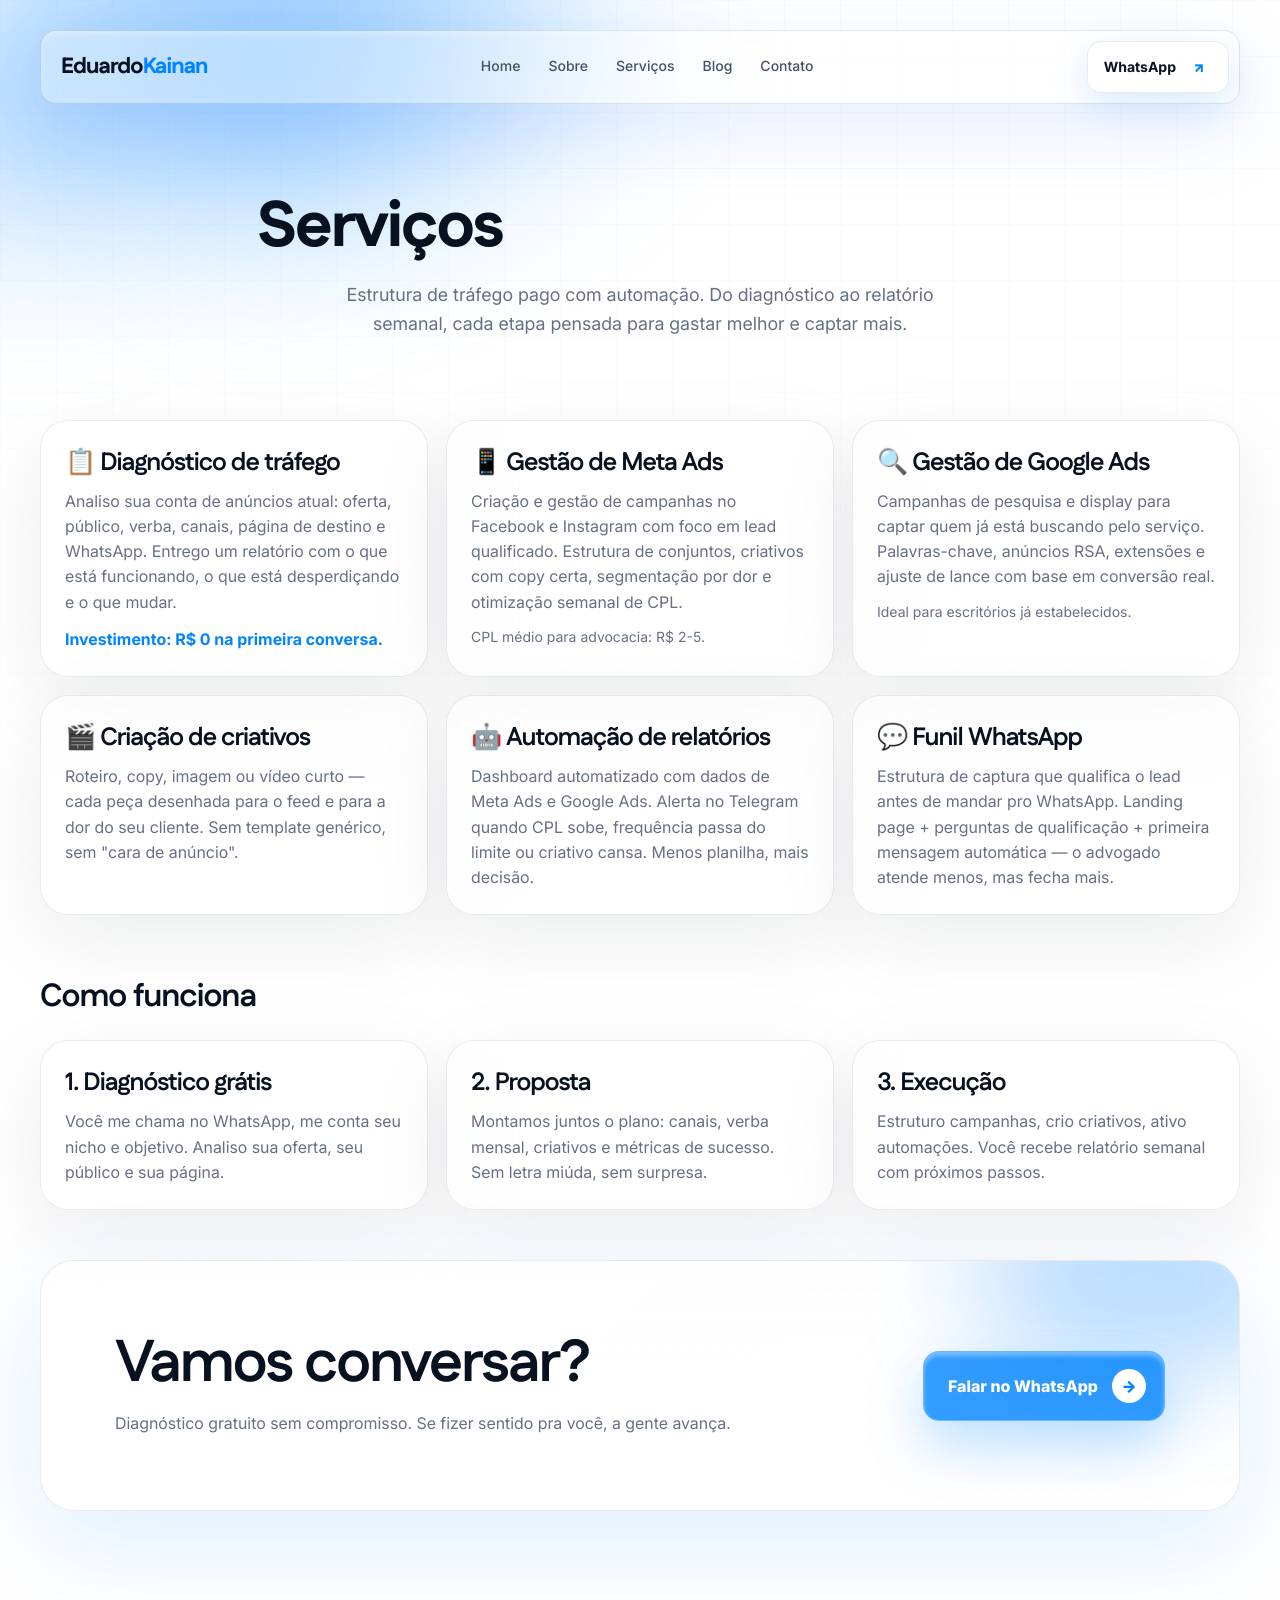
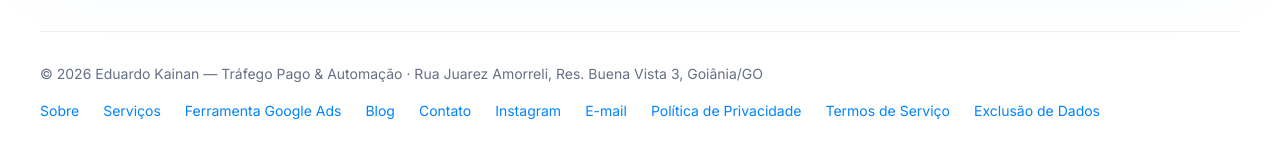
<file: servicos.html>
<!DOCTYPE html>
<html lang="pt-BR">
<head>
  <meta charset="UTF-8" />
  <meta name="viewport" content="width=device-width, initial-scale=1.0" />
  <title>Serviços | Eduardo Kainan</title>
  <meta name="description" content="Gestão de tráfego pago com automação para advogados e prestadores. Meta Ads, Google Ads, criação de criativos e análise de dados." />
  <link rel="preconnect" href="https://fonts.googleapis.com">
  <link rel="preconnect" href="https://fonts.gstatic.com" crossorigin>
  <link href="https://fonts.googleapis.com/css2?family=Fustat:wght@700;800&family=Inter:wght@400;500;600;700;800&display=swap" rel="stylesheet">
  <link rel="stylesheet" href="css/style.css">
</head>
<body>
  <main class="page">
    <div class="glow-wrap" aria-hidden="true">
      <div class="glow one"></div>
      <div class="glow two"></div>
      <div class="soft-grid"></div>
    </div>

    <div class="navbar-shell">
      <nav class="navbar" aria-label="Menu principal">
        <a href="/" class="brand">Eduardo<span>Kainan</span></a>
        <div class="nav-links">
          <a href="/">Home</a>
          <a href="sobre">Sobre</a>
          <a href="servicos">Serviços</a>
          <a href="blog.html">Blog</a>
          <a href="contato">Contato</a>
        </div>
        <a class="signup" href="https://wa.me/5562985328488">WhatsApp <span class="arrow">↗</span></a>
      </nav>
    </div>

    <div class="page-header">
      <h1 class="reveal">Serviços</h1>
      <p class="reveal">Estrutura de tráfego pago com automação. Do diagnóstico ao relatório semanal, cada etapa pensada para gastar melhor e captar mais.</p>
    </div>

    <div class="container content-page">
      <div class="cards" style="margin-bottom: 50px;">
        <article class="glass-card reveal card-sm">
          <div class="card-body">
            <h3>📋 Diagnóstico de tráfego</h3>
            <p>Analiso sua conta de anúncios atual: oferta, público, verba, canais, página de destino e WhatsApp. Entrego um relatório com o que está funcionando, o que está desperdiçando e o que mudar.</p>
            <p style="margin-top: 12px; color: var(--brand); font-weight: 700;">Investimento: R$ 0 na primeira conversa.</p>
          </div>
        </article>

        <article class="glass-card reveal card-sm">
          <div class="card-body">
            <h3>📱 Gestão de Meta Ads</h3>
            <p>Criação e gestão de campanhas no Facebook e Instagram com foco em lead qualificado. Estrutura de conjuntos, criativos com copy certa, segmentação por dor e otimização semanal de CPL.</p>
            <p style="margin-top: 12px; color: var(--muted); font-size: 14px;">CPL médio para advocacia: R$ 2-5.</p>
          </div>
        </article>

        <article class="glass-card reveal card-sm">
          <div class="card-body">
            <h3>🔍 Gestão de Google Ads</h3>
            <p>Campanhas de pesquisa e display para captar quem já está buscando pelo serviço. Palavras-chave, anúncios RSA, extensões e ajuste de lance com base em conversão real.</p>
            <p style="margin-top: 12px; color: var(--muted); font-size: 14px;">Ideal para escritórios já estabelecidos.</p>
          </div>
        </article>

        <article class="glass-card reveal card-sm">
          <div class="card-body">
            <h3>🎬 Criação de criativos</h3>
            <p>Roteiro, copy, imagem ou vídeo curto — cada peça desenhada para o feed e para a dor do seu cliente. Sem template genérico, sem "cara de anúncio".</p>
          </div>
        </article>

        <article class="glass-card reveal card-sm">
          <div class="card-body">
            <h3>🤖 Automação de relatórios</h3>
            <p>Dashboard automatizado com dados de Meta Ads e Google Ads. Alerta no Telegram quando CPL sobe, frequência passa do limite ou criativo cansa. Menos planilha, mais decisão.</p>
          </div>
        </article>

        <article class="glass-card reveal card-sm">
          <div class="card-body">
            <h3>💬 Funil WhatsApp</h3>
            <p>Estrutura de captura que qualifica o lead antes de mandar pro WhatsApp. Landing page + perguntas de qualificação + primeira mensagem automática — o advogado atende menos, mas fecha mais.</p>
          </div>
        </article>
      </div>

      <h2 class="reveal" style="font-family: Fustat, Inter, sans-serif; font-size: 32px; letter-spacing: -1px; margin: 60px 0 20px;">Como funciona</h2>

      <div class="cards" style="margin-bottom: 50px;">
        <article class="glass-card reveal card-sm">
          <div class="card-body">
            <h3>1. Diagnóstico grátis</h3>
            <p>Você me chama no WhatsApp, me conta seu nicho e objetivo. Analiso sua oferta, seu público e sua página.</p>
          </div>
        </article>
        <article class="glass-card reveal card-sm">
          <div class="card-body">
            <h3>2. Proposta</h3>
            <p>Montamos juntos o plano: canais, verba mensal, criativos e métricas de sucesso. Sem letra miúda, sem surpresa.</p>
          </div>
        </article>
        <article class="glass-card reveal card-sm">
          <div class="card-body">
            <h3>3. Execução</h3>
            <p>Estruturo campanhas, crio criativos, ativo automações. Você recebe relatório semanal com próximos passos.</p>
          </div>
        </article>
      </div>

      <div class="cta-panel reveal" style="margin: 40px 0;">
        <div>
          <h2>Vamos conversar?</h2>
          <p>Diagnóstico gratuito sem compromisso. Se fizer sentido pra você, a gente avança.</p>
        </div>
        <a class="primary-cta" href="https://wa.me/5562985328488">Falar no WhatsApp <span class="arrow">→</span></a>
      </div>
    </div>

    <footer class="container">
      <span>&copy; 2026 Eduardo Kainan — Tráfego Pago & Automação · Rua Juarez Amorreli, Res. Buena Vista 3, Goiânia/GO</span>
      <div class="footer-links">
        <a href="sobre">Sobre</a>
        <a href="servicos">Serviços</a>
        <a href="google-ads-api">Ferramenta Google Ads</a>
        <a href="blog.html">Blog</a>
        <a href="contato">Contato</a>
        <a href="https://www.instagram.com/eduardu.ads/" target="_blank" rel="noopener">Instagram</a>
        <a href="mailto:gestor@edukainan.com">E-mail</a>
        <a href="politica-privacidade">Política de Privacidade</a>
        <a href="termos-servico">Termos de Serviço</a>
        <a href="exclusao-dados">Exclusão de Dados</a>
      </div>
    </footer>
  </main>

  <script src="js/nav.js"></script>
</body>
</html>
</file>
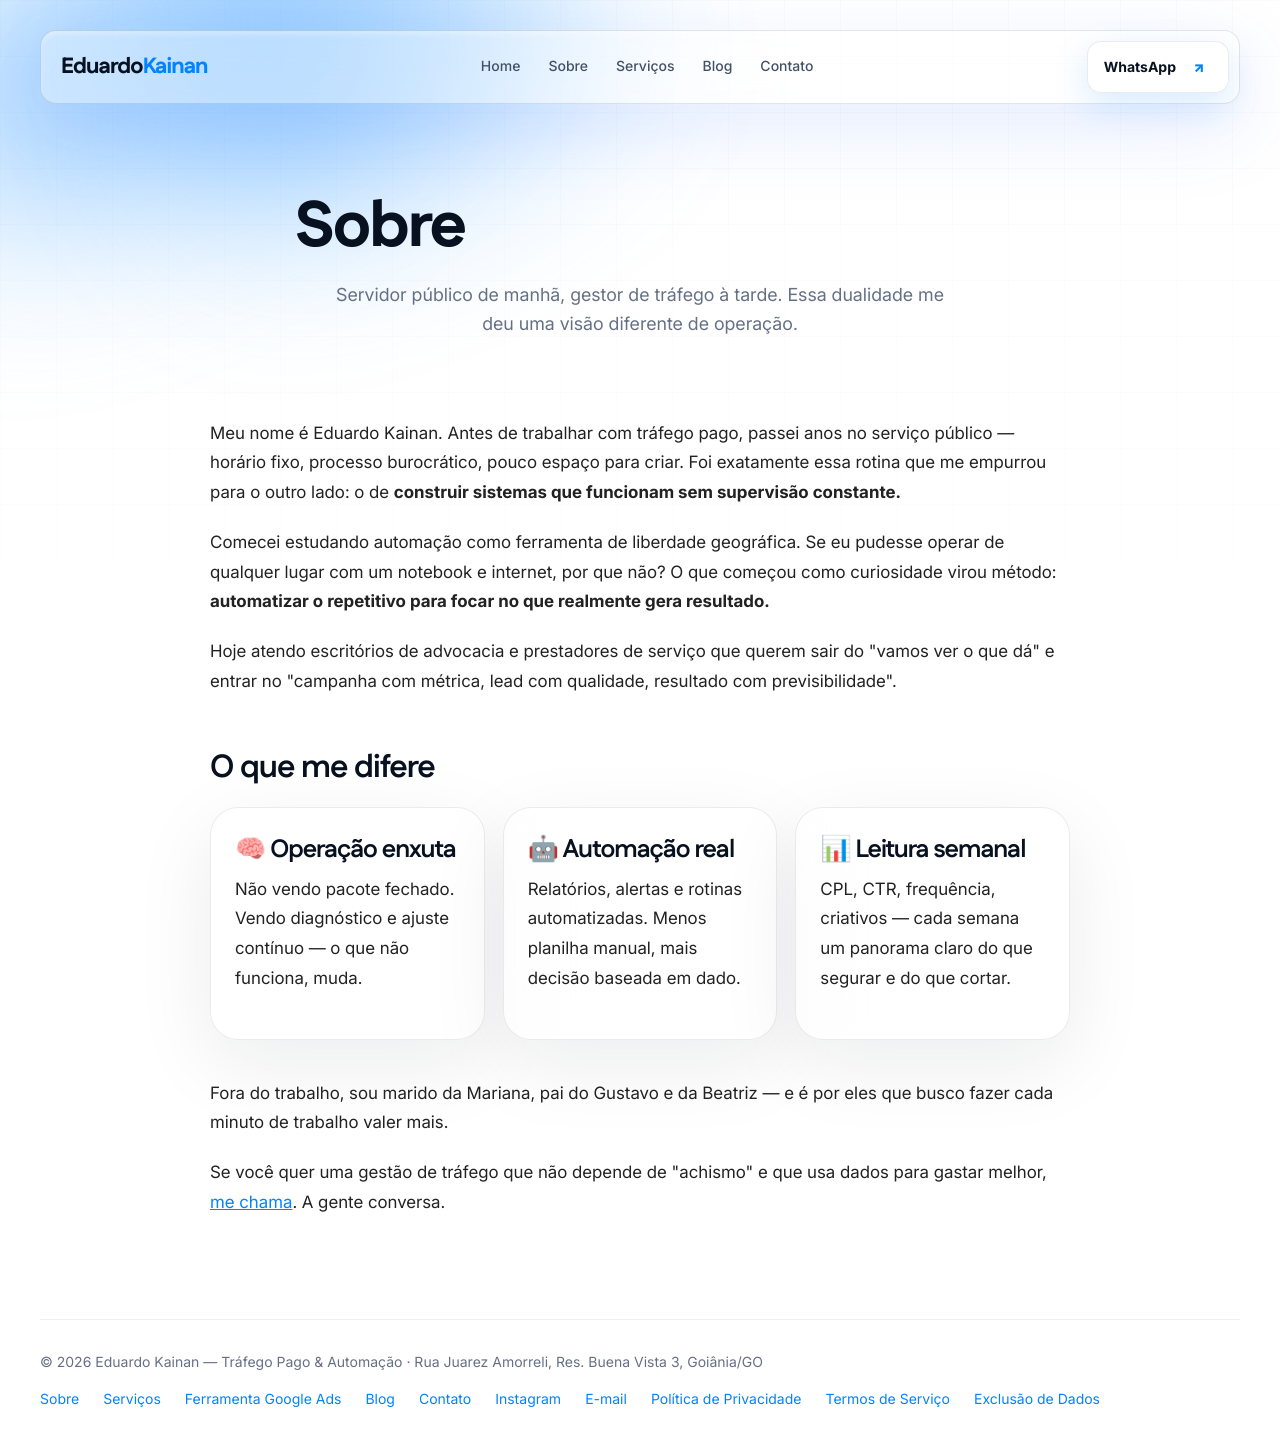
<file: sobre.html>
<!DOCTYPE html>
<html lang="pt-BR">
<head>
  <meta charset="UTF-8" />
  <meta name="viewport" content="width=device-width, initial-scale=1.0" />
  <title>Sobre | Eduardo Kainan</title>
  <meta name="description" content="Conheça Eduardo Kainan — gestor de tráfego pago especializado em automação para advogados e prestadores de serviço." />
  <link rel="preconnect" href="https://fonts.googleapis.com">
  <link rel="preconnect" href="https://fonts.gstatic.com" crossorigin>
  <link href="https://fonts.googleapis.com/css2?family=Fustat:wght@700;800&family=Inter:wght@400;500;600;700;800&display=swap" rel="stylesheet">
  <link rel="stylesheet" href="css/style.css">
</head>
<body>
  <main class="page">
    <div class="glow-wrap" aria-hidden="true">
      <div class="glow one"></div>
      <div class="glow two"></div>
      <div class="soft-grid"></div>
    </div>

    <div class="navbar-shell">
      <nav class="navbar" aria-label="Menu principal">
        <a href="/" class="brand">Eduardo<span>Kainan</span></a>
        <div class="nav-links">
          <a href="/">Home</a>
          <a href="sobre">Sobre</a>
          <a href="servicos">Serviços</a>
          <a href="blog.html">Blog</a>
          <a href="contato">Contato</a>
        </div>
        <a class="signup" href="https://wa.me/5562985328488">WhatsApp <span class="arrow">↗</span></a>
      </nav>
    </div>

    <div class="page-header">
      <h1 class="reveal">Sobre</h1>
      <p class="reveal">Servidor público de manhã, gestor de tráfego à tarde. Essa dualidade me deu uma visão diferente de operação.</p>
    </div>

    <div class="container content-page">
      <div class="content-body">
        <div class="reveal">
          <p>Meu nome é Eduardo Kainan. Antes de trabalhar com tráfego pago, passei anos no serviço público — horário fixo, processo burocrático, pouco espaço para criar. Foi exatamente essa rotina que me empurrou para o outro lado: o de <strong>construir sistemas que funcionam sem supervisão constante.</strong></p>

          <p>Comecei estudando automação como ferramenta de liberdade geográfica. Se eu pudesse operar de qualquer lugar com um notebook e internet, por que não? O que começou como curiosidade virou método: <strong>automatizar o repetitivo para focar no que realmente gera resultado.</strong></p>

          <p>Hoje atendo escritórios de advocacia e prestadores de serviço que querem sair do "vamos ver o que dá" e entrar no "campanha com métrica, lead com qualidade, resultado com previsibilidade".</p>
        </div>

        <h2 class="reveal">O que me difere</h2>

        <div class="cards" style="margin: 0 0 40px;">
          <article class="glass-card reveal card-sm">
            <div class="card-body">
              <h3>🧠 Operação enxuta</h3>
              <p>Não vendo pacote fechado. Vendo diagnóstico e ajuste contínuo — o que não funciona, muda.</p>
            </div>
          </article>
          <article class="glass-card reveal card-sm">
            <div class="card-body">
              <h3>🤖 Automação real</h3>
              <p>Relatórios, alertas e rotinas automatizadas. Menos planilha manual, mais decisão baseada em dado.</p>
            </div>
          </article>
          <article class="glass-card reveal card-sm">
            <div class="card-body">
              <h3>📊 Leitura semanal</h3>
              <p>CPL, CTR, frequência, criativos — cada semana um panorama claro do que segurar e do que cortar.</p>
            </div>
          </article>
        </div>

        <div class="reveal">
          <p>Fora do trabalho, sou marido da Mariana, pai do Gustavo e da Beatriz — e é por eles que busco fazer cada minuto de trabalho valer mais.</p>

          <p>Se você quer uma gestão de tráfego que não depende de "achismo" e que usa dados para gastar melhor, <a href="contato" style="color: var(--brand); text-decoration: underline;">me chama</a>. A gente conversa.</p>
        </div>
      </div>
    </div>

    <footer class="container">
      <span>&copy; 2026 Eduardo Kainan — Tráfego Pago & Automação · Rua Juarez Amorreli, Res. Buena Vista 3, Goiânia/GO</span>
      <div class="footer-links">
        <a href="sobre">Sobre</a>
        <a href="servicos">Serviços</a>
        <a href="google-ads-api">Ferramenta Google Ads</a>
        <a href="blog.html">Blog</a>
        <a href="contato">Contato</a>
        <a href="https://www.instagram.com/eduardu.ads/" target="_blank" rel="noopener">Instagram</a>
        <a href="mailto:gestor@edukainan.com">E-mail</a>
        <a href="politica-privacidade">Política de Privacidade</a>
        <a href="termos-servico">Termos de Serviço</a>
        <a href="exclusao-dados">Exclusão de Dados</a>
      </div>
    </footer>
  </main>

  <script src="js/nav.js"></script>
</body>
</html>
</file>
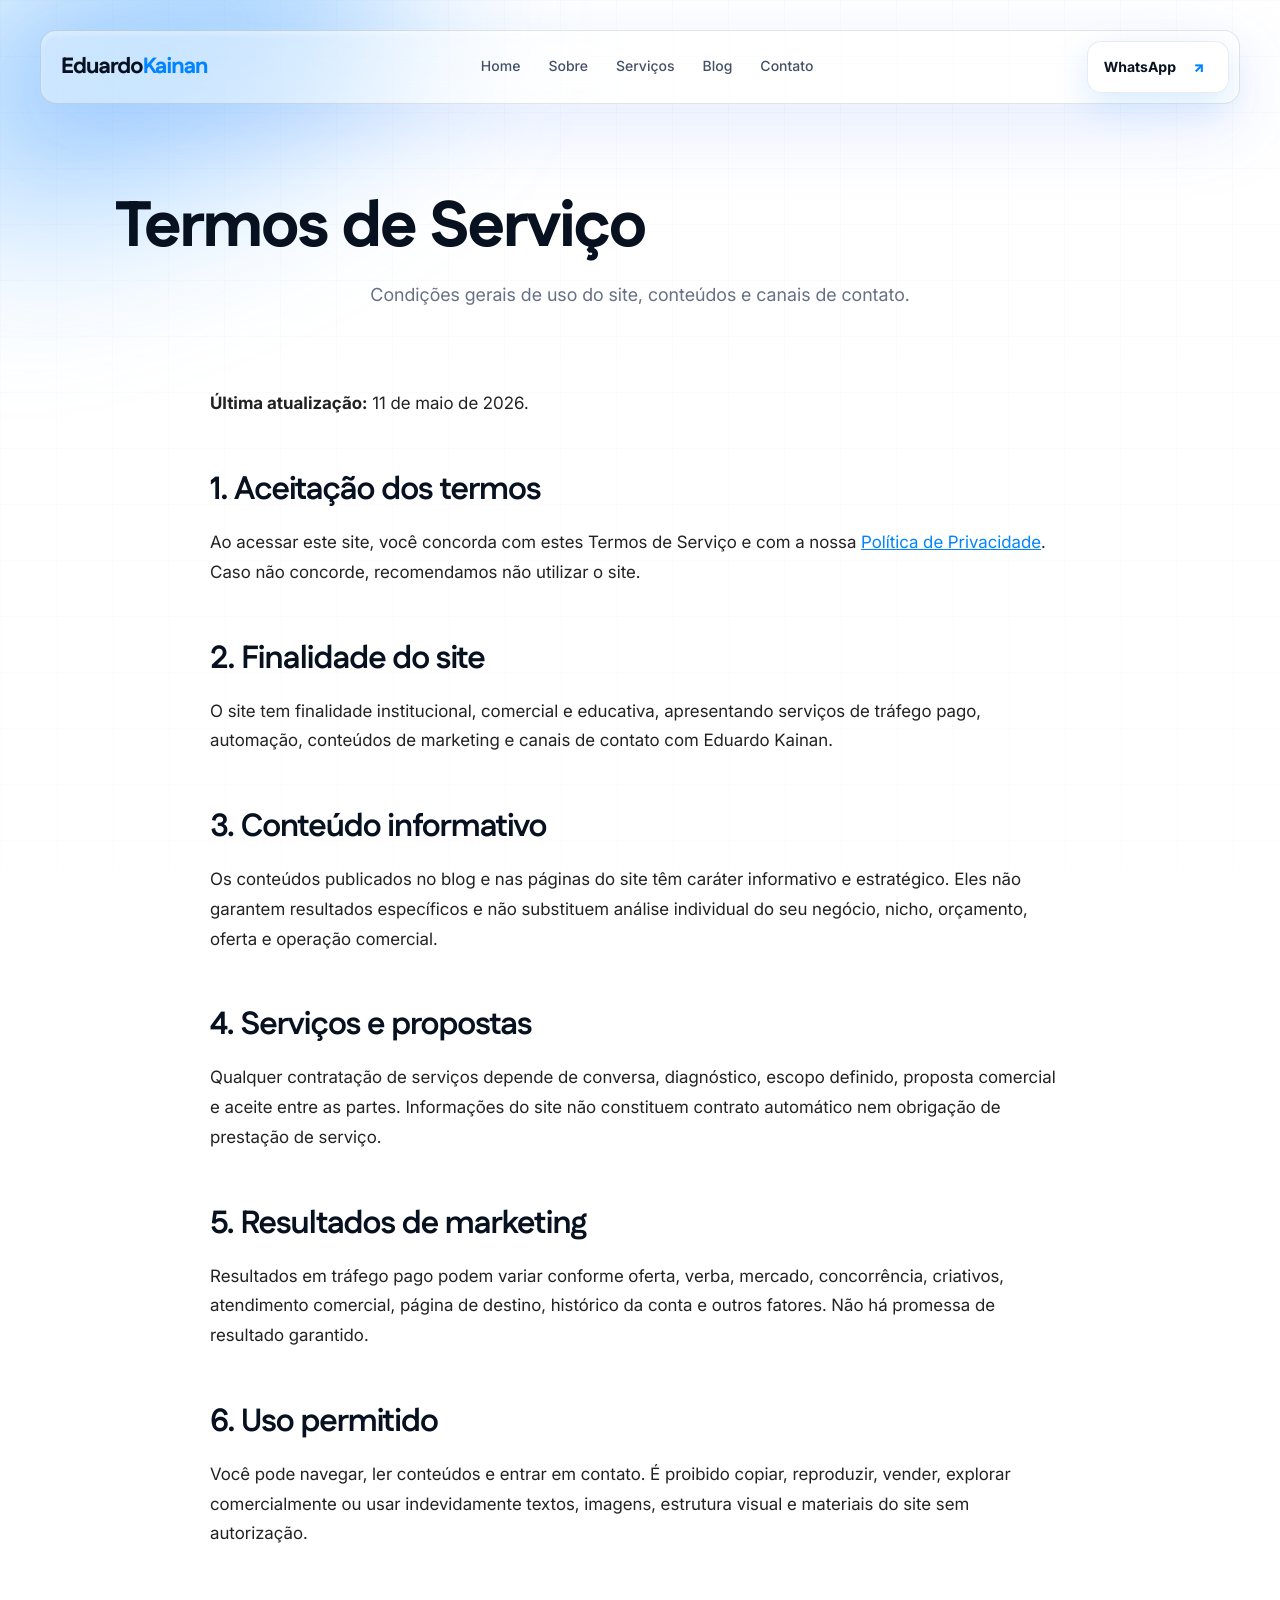
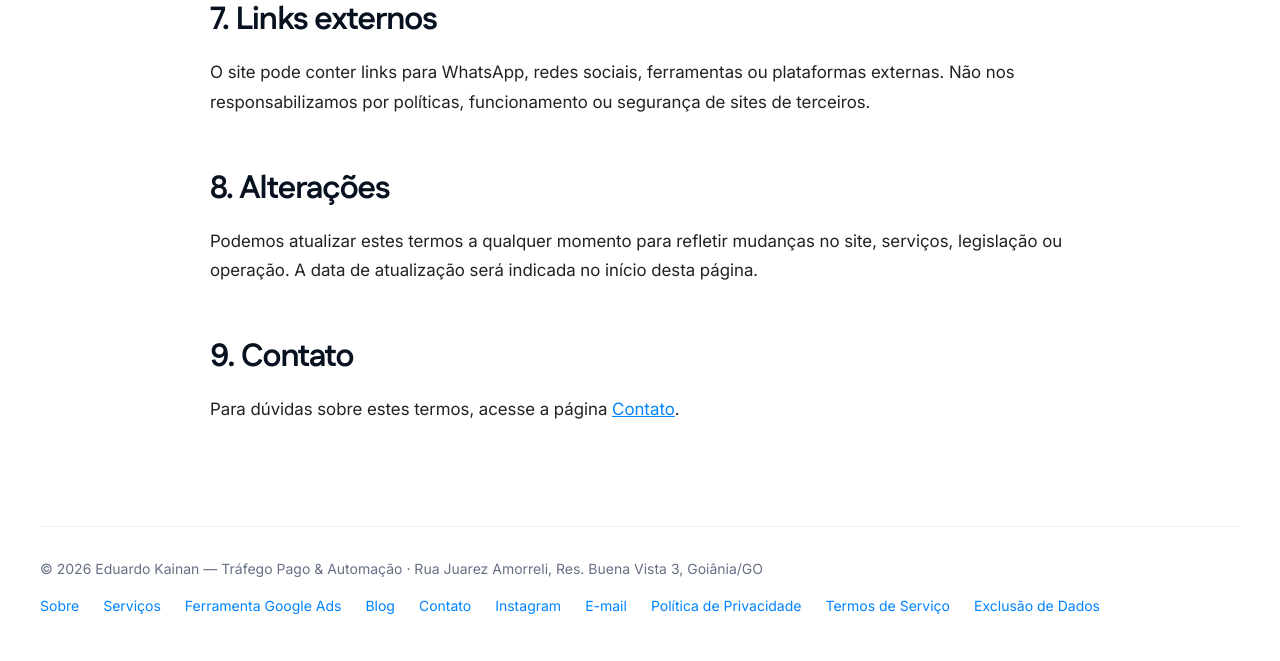
<file: termos-servico.html>
<!DOCTYPE html>
<html lang="pt-BR">
<head>
  <meta charset="UTF-8" />
  <meta name="viewport" content="width=device-width, initial-scale=1.0" />
  <title>Termos de Serviço | Eduardo Kainan</title>
  <meta name="description" content="Termos de Serviço do site Eduardo Kainan." />
  <link rel="preconnect" href="https://fonts.googleapis.com">
  <link rel="preconnect" href="https://fonts.gstatic.com" crossorigin>
  <link href="https://fonts.googleapis.com/css2?family=Fustat:wght@700;800&family=Inter:wght@400;500;600;700;800&display=swap" rel="stylesheet">
  <link rel="stylesheet" href="css/style.css">
</head>
<body>
  <main class="page">
    <div class="glow-wrap" aria-hidden="true">
      <div class="glow one"></div>
      <div class="soft-grid"></div>
    </div>

    <div class="navbar-shell">
      <nav class="navbar" aria-label="Menu principal">
        <a href="/" class="brand">Eduardo<span>Kainan</span></a>
        <div class="nav-links">
          <a href="/">Home</a>
          <a href="sobre">Sobre</a>
          <a href="servicos">Serviços</a>
          <a href="blog.html">Blog</a>
          <a href="contato">Contato</a>
        </div>
        <a class="signup" href="https://wa.me/5562985328488">WhatsApp <span class="arrow">↗</span></a>
      </nav>
    </div>

    <div class="page-header">
      <h1 class="reveal">Termos de Serviço</h1>
      <p class="reveal">Condições gerais de uso do site, conteúdos e canais de contato.</p>
    </div>

    <div class="container content-page">
      <div class="content-body reveal">
        <p><strong>Última atualização:</strong> 11 de maio de 2026.</p>

        <h2>1. Aceitação dos termos</h2>
        <p>Ao acessar este site, você concorda com estes Termos de Serviço e com a nossa <a href="politica-privacidade" style="color: var(--brand); text-decoration: underline;">Política de Privacidade</a>. Caso não concorde, recomendamos não utilizar o site.</p>

        <h2>2. Finalidade do site</h2>
        <p>O site tem finalidade institucional, comercial e educativa, apresentando serviços de tráfego pago, automação, conteúdos de marketing e canais de contato com Eduardo Kainan.</p>

        <h2>3. Conteúdo informativo</h2>
        <p>Os conteúdos publicados no blog e nas páginas do site têm caráter informativo e estratégico. Eles não garantem resultados específicos e não substituem análise individual do seu negócio, nicho, orçamento, oferta e operação comercial.</p>

        <h2>4. Serviços e propostas</h2>
        <p>Qualquer contratação de serviços depende de conversa, diagnóstico, escopo definido, proposta comercial e aceite entre as partes. Informações do site não constituem contrato automático nem obrigação de prestação de serviço.</p>

        <h2>5. Resultados de marketing</h2>
        <p>Resultados em tráfego pago podem variar conforme oferta, verba, mercado, concorrência, criativos, atendimento comercial, página de destino, histórico da conta e outros fatores. Não há promessa de resultado garantido.</p>

        <h2>6. Uso permitido</h2>
        <p>Você pode navegar, ler conteúdos e entrar em contato. É proibido copiar, reproduzir, vender, explorar comercialmente ou usar indevidamente textos, imagens, estrutura visual e materiais do site sem autorização.</p>

        <h2>7. Links externos</h2>
        <p>O site pode conter links para WhatsApp, redes sociais, ferramentas ou plataformas externas. Não nos responsabilizamos por políticas, funcionamento ou segurança de sites de terceiros.</p>

        <h2>8. Alterações</h2>
        <p>Podemos atualizar estes termos a qualquer momento para refletir mudanças no site, serviços, legislação ou operação. A data de atualização será indicada no início desta página.</p>

        <h2>9. Contato</h2>
        <p>Para dúvidas sobre estes termos, acesse a página <a href="contato" style="color: var(--brand); text-decoration: underline;">Contato</a>.</p>
      </div>
    </div>

    <footer class="container">
      <span>&copy; 2026 Eduardo Kainan — Tráfego Pago & Automação · Rua Juarez Amorreli, Res. Buena Vista 3, Goiânia/GO</span>
      <div class="footer-links">
        <a href="sobre">Sobre</a>
        <a href="servicos">Serviços</a>
        <a href="google-ads-api">Ferramenta Google Ads</a>
        <a href="blog.html">Blog</a>
        <a href="contato">Contato</a>
        <a href="https://www.instagram.com/eduardu.ads/" target="_blank" rel="noopener">Instagram</a>
        <a href="mailto:gestor@edukainan.com">E-mail</a>
        <a href="politica-privacidade">Política de Privacidade</a>
        <a href="termos-servico">Termos de Serviço</a>
        <a href="exclusao-dados">Exclusão de Dados</a>
      </div>
    </footer>
  </main>

  <script src="js/nav.js"></script>
</body>
</html>
</file>
<file: css/style.css>
:root {
  --brand: #0084ff;
  --brand-strong: #071B7A;
  --blue-a: #60B1FF;
  --blue-b: #319AFF;
  --ink: #07111F;
  --muted: #667085;
  --line: rgba(0, 0, 0, .10);
  --glass: rgba(255, 255, 255, .30);
  --orange: #FF801E;
  --radius: 28px;
  --radius-sm: 16px;
  --shadow-card: inset 0 4px 4px rgba(255,255,255,.25), 0 24px 80px rgba(16,24,40,.08);
  --shadow-cta: inset 0 4px 4px rgba(255,255,255,.35), 0 24px 56px rgba(0,132,255,.27);
}

* { box-sizing: border-box; }

html {
  scroll-behavior: smooth;
  -webkit-font-smoothing: antialiased;
  text-rendering: geometricPrecision;
}

body {
  margin: 0;
  font-family: Inter, system-ui, -apple-system, BlinkMacSystemFont, sans-serif;
  background: #fff;
  color: var(--ink);
  overflow-x: hidden;
}

a { color: inherit; text-decoration: none; }
img { max-width: 100%; display: block; }

/* ========== PAGE WRAP ========== */
.page {
  position: relative;
  min-height: 100vh;
  background: #fff;
  isolation: isolate;
  overflow: hidden;
}

.glow-wrap {
  position: absolute;
  inset: 0;
  z-index: -2;
  pointer-events: none;
  overflow: hidden;
}

.glow {
  position: absolute;
  border-radius: 999px;
  filter: blur(90px);
  opacity: .55;
  transform: rotate(-22deg);
}

.glow.one {
  width: 520px;
  height: 260px;
  left: -110px;
  top: -80px;
  background: var(--blue-a);
}

.glow.two {
  width: 420px;
  height: 220px;
  left: 170px;
  top: -35px;
  background: var(--blue-b);
  opacity: .36;
}

.glow.blog {
  width: 700px;
  height: 300px;
  left: 50%;
  top: -120px;
  transform: translateX(-50%) rotate(-22deg);
  background: var(--blue-a);
  opacity: .30;
}

.soft-grid {
  position: absolute;
  inset: 0;
  z-index: -1;
  background-image: linear-gradient(rgba(7,27,122,.035) 1px, transparent 1px), linear-gradient(90deg, rgba(7,27,122,.035) 1px, transparent 1px);
  background-size: 56px 56px;
  mask-image: linear-gradient(to bottom, rgba(0,0,0,.55), transparent 55%);
  pointer-events: none;
}

/* ========== NAVBAR ========== */
.navbar-shell {
  position: sticky;
  top: 30px;
  z-index: 50;
  display: flex;
  justify-content: center;
  padding: 0 20px;
  pointer-events: none;
}

.navbar {
  width: 100%;
  max-width: 1200px;
  display: flex;
  align-items: center;
  justify-content: space-between;
  gap: 30px;
  padding: 10px 10px 10px 20px;
  border-radius: var(--radius-sm);
  border: 1px solid rgba(0,0,0,.10);
  background: rgba(255,255,255,.30);
  backdrop-filter: blur(50px);
  -webkit-backdrop-filter: blur(50px);
  box-shadow: inset 0 4px 4px rgba(255,255,255,.25), 0 24px 80px rgba(31,99,255,.13);
  pointer-events: auto;
}

.brand {
  font-family: Fustat, Inter, sans-serif;
  font-weight: 800;
  letter-spacing: -.04em;
  font-size: 22px;
  white-space: nowrap;
}

.brand span { color: var(--brand); }

.nav-links {
  display: flex;
  align-items: center;
  gap: 28px;
  color: #435065;
  font-size: 14px;
  font-weight: 500;
}

.nav-links a {
  padding: 6px 0;
  border-bottom: 2px solid transparent;
  transition: border-color .2s, color .2s;
}

.nav-links a:hover,
.nav-links a.active {
  color: var(--brand);
  border-bottom-color: var(--brand);
}

.signup {
  display: inline-flex;
  align-items: center;
  gap: 10px;
  padding: 12px 16px;
  border-radius: 14px;
  border: 1px solid rgba(0,0,0,.08);
  background: rgba(255,255,255,.45);
  box-shadow: inset 0 4px 4px rgba(255,255,255,.35), 0 12px 36px rgba(0,132,255,.16);
  font-size: 14px;
  font-weight: 700;
  transition: transform .25s ease, box-shadow .25s ease;
}

.signup:hover { transform: translateY(-2px); box-shadow: inset 0 4px 4px rgba(255,255,255,.35), 0 18px 44px rgba(0,132,255,.22); }

.arrow {
  display: grid;
  place-items: center;
  width: 26px;
  height: 26px;
  border-radius: 50%;
  background: #fff;
  color: var(--brand);
  font-weight: 900;
}

/* ========== CONTAINER ========== */
.container {
  width: min(1200px, calc(100% - 56px));
  margin: 0 auto;
  position: relative;
  z-index: 10;
}

/* ========== PAGE HEADER ========== */
.page-header {
  text-align: center;
  padding: 120px 0 60px;
}

.page-header h1 {
  font-family: Fustat, Inter, sans-serif;
  font-weight: 800;
  font-size: clamp(48px, 5vw, 72px);
  line-height: 1.05;
  letter-spacing: -2px;
  margin: 0 0 20px;
}

.page-header p {
  color: var(--muted);
  font-size: 18px;
  max-width: 640px;
  margin: 0 auto;
  line-height: 1.62;
}

/* ========== HERO (home) ========== */
.hero {
  min-height: calc(100vh - 30px);
  display: grid;
  grid-template-columns: minmax(0, .94fr) minmax(360px, 1.06fr);
  align-items: center;
  gap: clamp(24px, 4vw, 80px);
  padding: 112px 0 70px;
}

.hero-left { padding-top: 42px; }

.proof-badge {
  width: fit-content;
  display: inline-flex;
  align-items: center;
  gap: 10px;
  padding: 10px 14px;
  border: 1px solid rgba(0,0,0,.08);
  border-radius: 999px;
  background: rgba(255,255,255,.72);
  backdrop-filter: blur(18px);
  box-shadow: 0 18px 60px rgba(16,24,40,.08);
  font-size: 14px;
  color: #263244;
  margin-bottom: 28px;
}

.stars { letter-spacing: 1px; color: var(--orange); font-size: 14px; }

h1 {
  font-family: Fustat, Inter, sans-serif;
  font-weight: 800;
  font-size: clamp(54px, 5.2vw, 75px);
  line-height: 1.05;
  letter-spacing: -2px;
  margin: 0;
  max-width: 760px;
}

.hero-subtitle {
  margin: 26px 0 34px;
  max-width: 630px;
  color: var(--muted);
  font-size: 18px;
  line-height: 1.62;
  letter-spacing: -1px;
}

.hero-actions {
  display: flex;
  align-items: center;
  gap: 14px;
  flex-wrap: wrap;
}

.primary-cta {
  display: inline-flex;
  align-items: center;
  justify-content: center;
  gap: 14px;
  padding: 17px 18px 17px 24px;
  border-radius: var(--radius-sm);
  border: 1px solid rgba(255,255,255,.28);
  background: rgba(0,132,255,.80);
  color: #fff;
  font-weight: 800;
  backdrop-filter: blur(2px);
  box-shadow: var(--shadow-cta);
  transition: transform .25s ease, box-shadow .25s ease;
}

.primary-cta:hover {
  transform: scale(1.02);
  box-shadow: inset 0 4px 4px rgba(255,255,255,.35), 0 32px 72px rgba(0,132,255,.34);
}

.primary-cta .arrow { width: 34px; height: 34px; color: var(--brand); }

.ghost-link {
  display: inline-flex;
  align-items: center;
  color: #344054;
  font-weight: 700;
  padding: 16px 10px;
}

.hero-right {
  position: relative;
  min-height: 660px;
  display: grid;
  place-items: center;
}

.orb-video {
  position: absolute;
  width: min(820px, 108vw);
  height: auto;
  transform: scale(1.25) translate(5%, -1%);
  mix-blend-mode: screen;
  filter: hue-rotate(-55deg) saturate(250%) brightness(1.2) contrast(1.1);
  opacity: .98;
  pointer-events: none;
  z-index: 0;
}

.portrait-card {
  position: relative;
  z-index: 3;
  width: min(440px, 72%);
  aspect-ratio: 9 / 16;
  border-radius: 30px;
  overflow: hidden;
  background: rgba(255,255,255,.34);
  border: 1px solid rgba(0,0,0,.08);
  box-shadow: inset 0 4px 4px rgba(255,255,255,.25), 0 34px 100px rgba(0,37,99,.20);
  backdrop-filter: blur(24px);
  animation: portraitFloat 6s ease-in-out infinite alternate;
}

.portrait-card img {
  width: 100%;
  height: 100%;
  display: block;
  object-fit: cover;
}

@keyframes portraitFloat {
  from { transform: translateY(12px) rotate(-1.5deg); }
  to { transform: translateY(-12px) rotate(1.5deg); }
}

.metric-pill {
  position: absolute;
  z-index: 4;
  padding: 16px 18px;
  border-radius: 18px;
  border: 1px solid rgba(0,0,0,.08);
  background: rgba(255,255,255,.42);
  backdrop-filter: blur(40px);
  box-shadow: inset 0 4px 4px rgba(255,255,255,.25), 0 24px 70px rgba(16,24,40,.12);
  color: #111827;
}

.metric-pill strong {
  display: block;
  font-family: Fustat, Inter, sans-serif;
  font-size: 28px;
  letter-spacing: -1.5px;
  line-height: 1;
}

.metric-pill span { font-size: 12px; color: #667085; font-weight: 700; }
.metric-a { left: 4%; top: 22%; }
.metric-b { right: 2%; bottom: 20%; }

.logos {
  padding: 10px 0 54px;
  text-align: center;
}

.logos p {
  margin: 0 0 30px;
  color: #667085;
  font-size: 14px;
  font-weight: 600;
}

.logo-row {
  display: flex;
  justify-content: center;
  align-items: center;
  gap: min(100px, 6vw);
  flex-wrap: wrap;
  opacity: .56;
  filter: grayscale(1);
}

.logo-row svg { height: 30px; width: auto; }

/* ========== SECTION ========== */
.section {
  padding: 92px 0;
  border-top: 1px solid rgba(0,0,0,.06);
}

.section-head {
  display: flex;
  justify-content: space-between;
  gap: 30px;
  align-items: end;
  margin-bottom: 34px;
}

.section h2 {
  font-family: Fustat, Inter, sans-serif;
  font-size: clamp(38px, 4vw, 64px);
  letter-spacing: -2px;
  line-height: 1.03;
  margin: 0;
  max-width: 780px;
}

.section-head p {
  max-width: 460px;
  margin: 0;
  color: var(--muted);
  line-height: 1.65;
  letter-spacing: -.4px;
}

/* ========== CARDS GRID ========== */
.cards {
  display: grid;
  grid-template-columns: repeat(3, 1fr);
  gap: 18px;
}

.cards-2 {
  display: grid;
  grid-template-columns: repeat(2, 1fr);
  gap: 18px;
}

.glass-card {
  border-radius: var(--radius);
  border: 1px solid rgba(0,0,0,.08);
  background: rgba(255,255,255,.42);
  backdrop-filter: blur(30px);
  box-shadow: var(--shadow-card);
  overflow: hidden;
  min-height: 520px;
  transition: transform .3s ease, box-shadow .3s ease;
}

.glass-card:hover {
  transform: translateY(-8px);
  box-shadow: inset 0 4px 4px rgba(255,255,255,.25), 0 34px 100px rgba(0,132,255,.13);
}

.glass-card img {
  display: block;
  width: 100%;
  height: 390px;
  object-fit: cover;
}

.glass-card .card-body { padding: 24px; }

.glass-card h3 {
  font-family: Fustat, Inter, sans-serif;
  font-size: 25px;
  margin: 0 0 8px;
  letter-spacing: -1px;
}

.glass-card p {
  color: var(--muted);
  line-height: 1.58;
  margin: 0;
}

.glass-card.card-sm { min-height: auto; }
.glass-card.card-sm img { height: 240px; }

/* ========== CTA PANEL ========== */
.cta-panel {
  margin: 80px 0 40px;
  padding: clamp(34px, 6vw, 74px);
  border-radius: 34px;
  border: 1px solid rgba(0,0,0,.08);
  background: linear-gradient(135deg, rgba(255,255,255,.66), rgba(255,255,255,.30));
  backdrop-filter: blur(40px);
  box-shadow: inset 0 4px 4px rgba(255,255,255,.25), 0 34px 100px rgba(0,132,255,.13);
  display: grid;
  grid-template-columns: 1fr auto;
  align-items: center;
  gap: 30px;
  overflow: hidden;
  position: relative;
}

.cta-panel:before {
  content: '';
  position: absolute;
  width: 360px;
  height: 180px;
  right: -90px;
  top: -70px;
  border-radius: 50%;
  filter: blur(55px);
  background: rgba(49,154,255,.34);
}

.cta-panel h2 {
  position: relative;
  z-index: 1;
  font-family: Fustat, Inter, sans-serif;
  font-size: clamp(36px, 4.6vw, 68px);
  line-height: 1;
  letter-spacing: -2px;
  margin: 0 0 16px;
  max-width: 850px;
}

.cta-panel p {
  position: relative;
  z-index: 1;
  color: var(--muted);
  margin: 0;
  line-height: 1.65;
  max-width: 650px;
}

.cta-panel .primary-cta {
  position: relative;
  z-index: 1;
  white-space: nowrap;
}

/* ========== FOOTER ========== */
footer {
  padding: 34px 0 46px;
  color: #667085;
  display: flex;
  justify-content: space-between;
  gap: 20px;
  flex-wrap: wrap;
  font-size: 14px;
  border-top: 1px solid rgba(0,0,0,.06);
}

footer a { color: var(--brand); }
footer a:hover { text-decoration: underline; }

.footer-links {
  display: flex;
  gap: 24px;
}

/* ========== BLOG ========== */
.blog-grid {
  display: grid;
  grid-template-columns: repeat(3, 1fr);
  gap: 24px;
  padding-bottom: 60px;
}

.blog-card {
  border-radius: var(--radius);
  border: 1px solid rgba(0,0,0,.08);
  background: rgba(255,255,255,.42);
  backdrop-filter: blur(30px);
  box-shadow: var(--shadow-card);
  overflow: hidden;
  transition: transform .3s ease, box-shadow .3s ease;
  cursor: pointer;
}

.blog-card:hover {
  transform: translateY(-6px);
  box-shadow: inset 0 4px 4px rgba(255,255,255,.25), 0 34px 100px rgba(0,132,255,.13);
}

.blog-card .card-img {
  height: 200px;
  background: linear-gradient(135deg, var(--blue-a), var(--brand-strong));
  display: flex;
  align-items: center;
  justify-content: center;
  font-size: 40px;
}

.blog-card .card-body { padding: 20px 24px 24px; }

.blog-card .tag {
  display: inline-block;
  padding: 4px 10px;
  border-radius: 8px;
  background: rgba(0,132,255,.12);
  color: var(--brand);
  font-size: 12px;
  font-weight: 700;
  margin-bottom: 10px;
}

.blog-card h3 {
  font-family: Fustat, Inter, sans-serif;
  font-size: 20px;
  margin: 0 0 8px;
  letter-spacing: -.5px;
  line-height: 1.3;
}

.blog-card p {
  color: var(--muted);
  font-size: 14px;
  line-height: 1.58;
  margin: 0;
}

.blog-card .meta {
  margin-top: 14px;
  font-size: 12px;
  color: #999;
  display: flex;
  gap: 12px;
}

/* ========== BLOG POST ========== */
.blog-post {
  max-width: 760px;
  margin: 0 auto;
  padding: 40px 0 80px;
}

.blog-post .post-header {
  text-align: center;
  margin-bottom: 50px;
}

.blog-post .post-header .tag {
  display: inline-block;
  padding: 6px 14px;
  border-radius: 8px;
  background: rgba(0,132,255,.12);
  color: var(--brand);
  font-size: 13px;
  font-weight: 700;
  margin-bottom: 16px;
}

.blog-post .post-header h1 {
  font-size: clamp(32px, 4vw, 52px);
  max-width: 100%;
  text-align: center;
  margin-bottom: 16px;
}

.blog-post .post-header .meta {
  color: var(--muted);
  font-size: 14px;
}

.blog-post .post-content {
  font-size: 17px;
  line-height: 1.75;
  color: #222;
}

.blog-post .post-content h2 {
  font-family: Fustat, Inter, sans-serif;
  font-size: 28px;
  letter-spacing: -1px;
  margin: 48px 0 16px;
}

.blog-post .post-content h3 {
  font-family: Fustat, Inter, sans-serif;
  font-size: 22px;
  letter-spacing: -.5px;
  margin: 36px 0 12px;
}

.blog-post .post-content p {
  margin: 0 0 20px;
}

.blog-post .post-content ul, .blog-post .post-content ol {
  margin: 0 0 20px;
  padding-left: 24px;
}

.blog-post .post-content li {
  margin-bottom: 8px;
}

.blog-post .post-content blockquote {
  margin: 24px 0;
  padding: 20px 24px;
  border-left: 4px solid var(--brand);
  background: rgba(0,132,255,.06);
  border-radius: 12px;
  font-style: italic;
  color: #333;
}

/* ========== CONTACT ========== */
.contact-grid {
  display: grid;
  grid-template-columns: 1fr 1fr;
  gap: 40px;
  padding-bottom: 60px;
}

.contact-info .glass-card {
  min-height: auto;
  padding: 32px;
}

.contact-info .glass-card .card-body { padding: 0; }

.contact-info .glass-card h3 {
  margin-bottom: 16px;
}

.contact-info .glass-card p {
  margin-bottom: 12px;
  display: flex;
  align-items: center;
  gap: 10px;
}

.contact-method {
  display: flex;
  align-items: center;
  gap: 14px;
  padding: 16px 18px;
  border-radius: var(--radius-sm);
  border: 1px solid rgba(0,0,0,.08);
  background: rgba(255,255,255,.45);
  margin-top: 16px;
  transition: transform .2s;
}

.contact-method:hover {
  transform: translateY(-3px);
}

/* ========== SOBRE / SERVICOS ========== */
.content-page {
  padding: 20px 0 80px;
}

.content-page .content-body {
  max-width: 860px;
  margin: 0 auto;
}

.content-page .content-body p {
  font-size: 17px;
  line-height: 1.75;
  color: #222;
  margin: 0 0 20px;
}

.content-page .content-body h2 {
  font-family: Fustat, Inter, sans-serif;
  font-size: 32px;
  letter-spacing: -1px;
  margin: 48px 0 16px;
}

/* ========== ANIMATIONS ========== */
.reveal {
  opacity: 0;
  transform: translateY(22px);
  transition: opacity .72s ease, transform .72s ease;
}

.reveal.show { opacity: 1; transform: translateY(0); }

/* ========== RESPONSIVE ========== */
@media (max-width: 980px) {
  .container { width: min(100% - 32px, 760px); }
  .navbar { gap: 16px; padding: 10px 10px 10px 16px; }
  .nav-links { display: none; }
  .hero {
    grid-template-columns: 1fr;
    padding-top: 92px;
    gap: 18px;
  }
  .hero-left { padding-top: 0; }
  .hero-right { min-height: 620px; }
  .portrait-card { width: min(390px, 76%); }
  .orb-video { width: min(760px, 150vw); transform: scale(1.16); }
  .section-head { display: block; }
  .section-head p { margin-top: 16px; }
  .cards, .cards-2, .blog-grid, .contact-grid { grid-template-columns: 1fr; }
  .glass-card { min-height: auto; }
  .glass-card img { height: 520px; }
  .glass-card.card-sm img { height: 340px; }
  .cta-panel { grid-template-columns: 1fr; text-align: center; }
  .cta-panel .primary-cta { justify-content: center; }
  .cta-panel:before { display: none; }
}

@media (max-width: 560px) {
  .navbar-shell { top: 14px; }
  .brand { font-size: 19px; }
  .signup { padding: 10px 12px; font-size: 13px; }
  .hero { padding-top: 74px; }
  h1 { font-size: 47px; letter-spacing: -1.6px; }
  .hero-right { min-height: 500px; }
  .portrait-card { width: min(320px, 80%); border-radius: 24px; }
  .metric-pill { display: none; }
  .logos { padding-bottom: 34px; }
  .logo-row { gap: 32px; }
  .glass-card img { height: 430px; }
  .glass-card.card-sm img { height: 260px; }
  footer { display: block; text-align: center; }
  footer span { display: block; margin-bottom: 8px; }
  .footer-links { justify-content: center; }
  .blog-post .post-content { font-size: 16px; }
}
</file>
